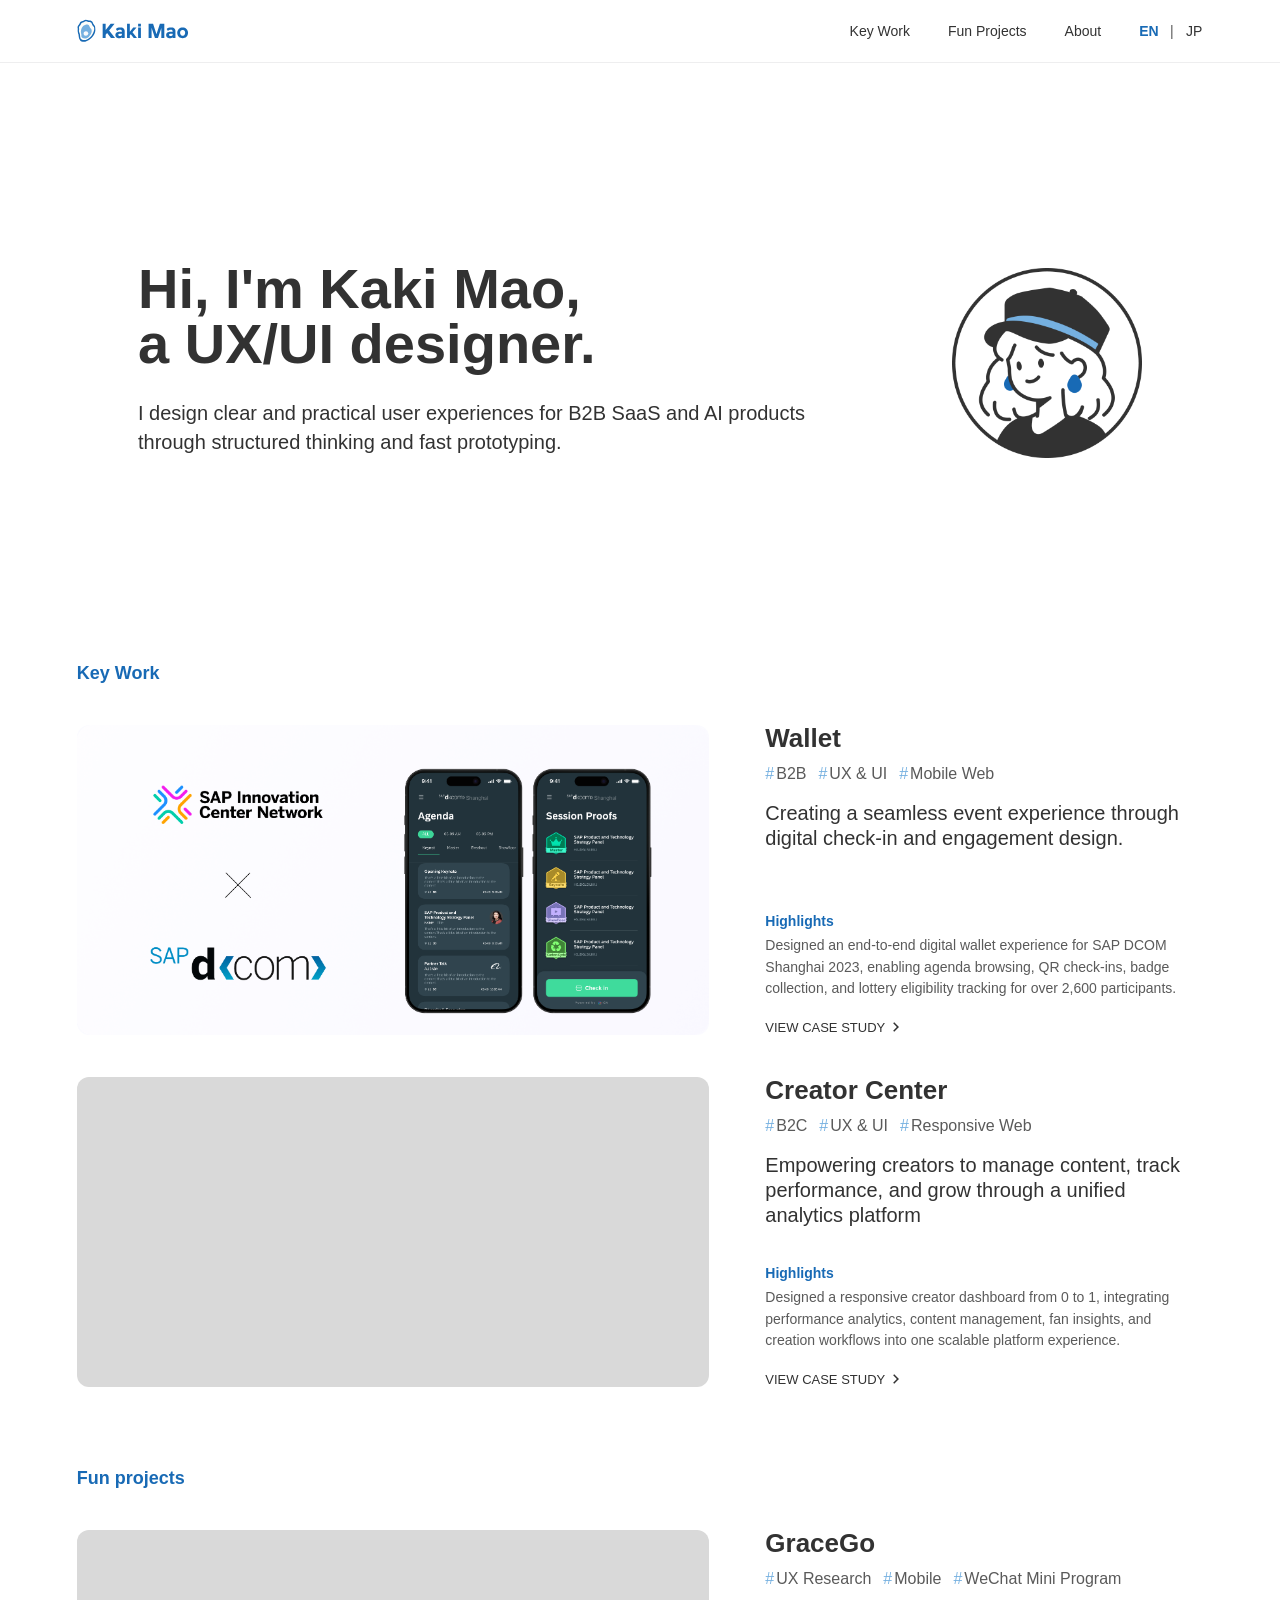
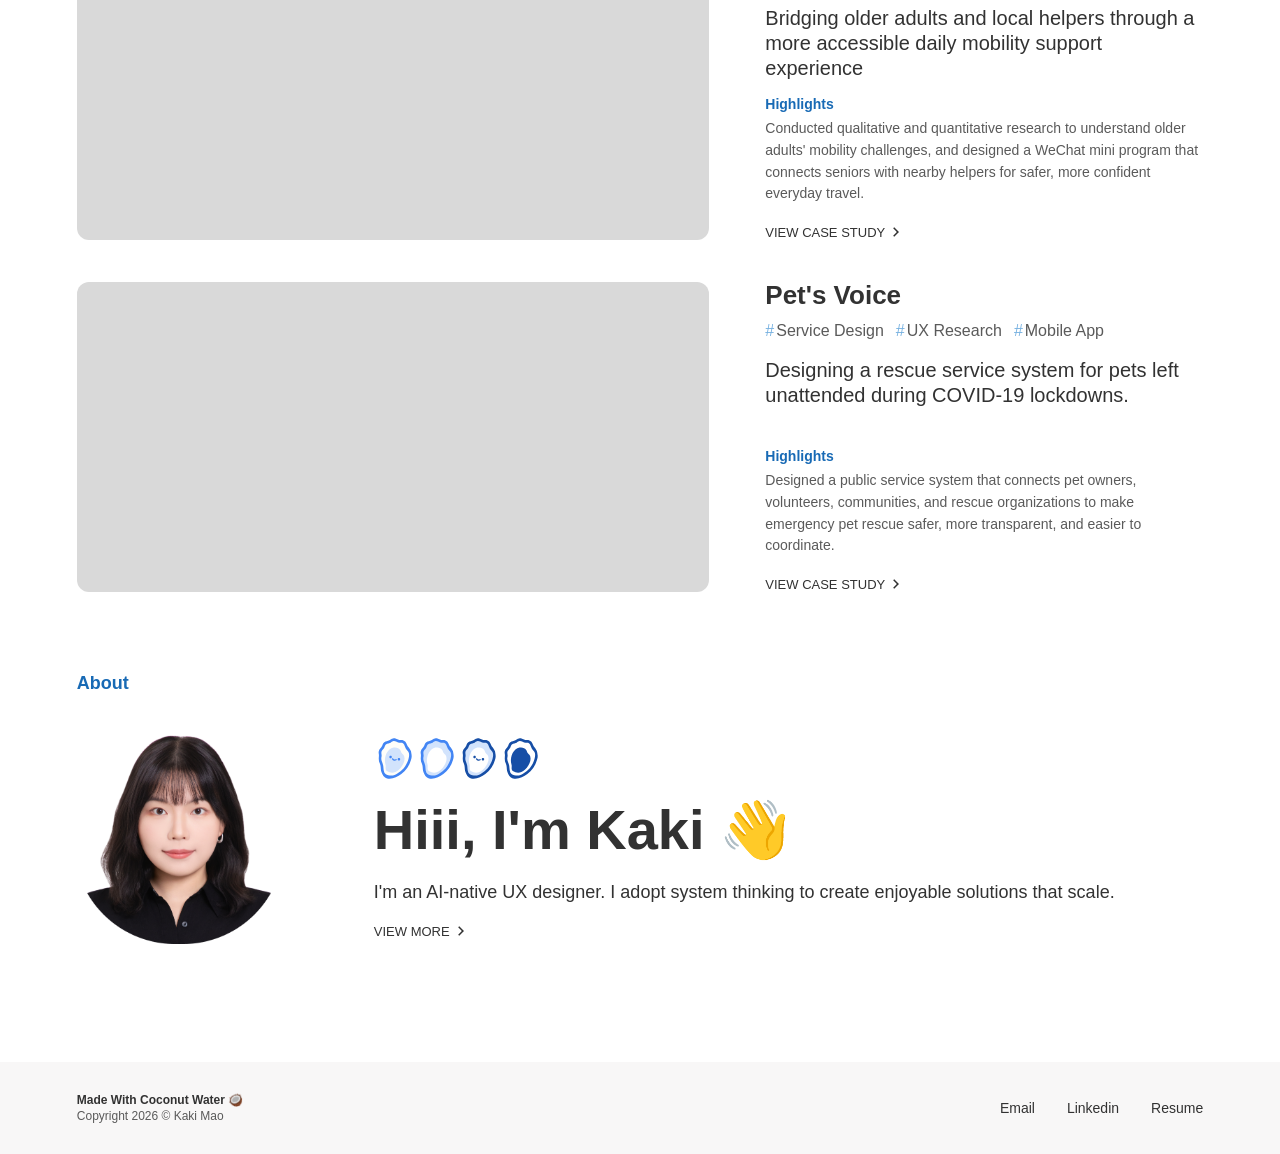
<file: index.html>
<!DOCTYPE html>
<html lang="en">
  <head>
    <meta charset="UTF-8" />
    <meta name="viewport" content="width=device-width, initial-scale=1.0" />
    <title>Kaki Mao | UX/UI Designer</title>
    <link rel="icon" href="assets/favicon.svg" type="image/svg+xml" />
    <link rel="stylesheet" href="styles.css" />
  </head>
  <body>
    <header class="site-header">
      <div class="site-header-inner">
        <a class="brand" href="#top" aria-label="Kaki Mao home">
          <img class="brand-lockup" src="assets/brand.svg" alt="Kaki Mao" />
        </a>
        <nav class="site-nav" aria-label="Primary navigation">
          <a href="#key-work">Key Work</a>
          <a href="#fun-projects">Fun Projects</a>
          <a href="about-me.html">About</a>
          <span class="language-switch" aria-label="Language switcher">
            <button type="button" data-lang-switch="en">EN</button>
            <span>|</span>
            <button type="button" data-lang-switch="jp">JP</button>
          </span>
        </nav>
      </div>
    </header>

    <main id="top">
      <section class="hero section-shell">
        <div class="hero-copy">
          <h1>Hi, I'm Kaki Mao,<br />a UX/UI designer.</h1>
          <p>
            I design clear and practical user experiences for B2B SaaS and AI
            products through structured thinking and fast prototyping.
          </p>
        </div>
        <img
          class="hero-avatar"
          src="assets/hero-avatar.png"
          alt="Illustration portrait of Kaki Mao"
        />
      </section>

      <section id="key-work" class="work-section section-shell">
        <h2>Key Work</h2>
        <article class="project-row">
          <div class="project-media project-media-image">
            <img
              src="assets/wallet-preview.png"
              alt="SAP Innovation Center Network wallet mobile screens"
            />
          </div>
          <div class="project-content">
            <h3>Wallet</h3>
            <ul class="tags" aria-label="Wallet project tags">
              <li>B2B</li>
              <li>UX &amp; UI</li>
              <li>Mobile Web</li>
            </ul>
            <p class="project-summary">
              Creating a seamless event experience through digital check-in and
              engagement design.
            </p>
            <h4>Highlights</h4>
            <p>
              Designed an end-to-end digital wallet experience for SAP DCOM
              Shanghai 2023, enabling agenda browsing, QR check-ins, badge
              collection, and lottery eligibility tracking for over 2,600
              participants.
            </p>
            <a class="text-link" href="wallet.html" aria-label="View Wallet case study">
              View Case Study
              <svg class="text-link-arrow" viewBox="0 0 20 20" aria-hidden="true">
                <path d="M10.9778 10.0006L6.85303 5.87577L8.03154 4.69727L13.3348 10.0006L8.03154 15.3038L6.85303 14.1253L10.9778 10.0006Z" />
                <rect x="11" y="9.09998" width="1" height="1.8" />
              </svg>
            </a>
          </div>
        </article>

        <article class="project-row">
          <div class="project-media placeholder" aria-label="Creator Center project image placeholder"></div>
          <div class="project-content">
            <h3>Creator Center</h3>
            <ul class="tags" aria-label="Creator Center project tags">
              <li>B2C</li>
              <li>UX &amp; UI</li>
              <li>Responsive Web</li>
            </ul>
            <p class="project-summary">
              Empowering creators to manage content, track performance, and grow
              through a unified analytics platform
            </p>
            <h4>Highlights</h4>
            <p>
              Designed a responsive creator dashboard from 0 to 1, integrating
              performance analytics, content management, fan insights, and
              creation workflows into one scalable platform experience.
            </p>
            <a class="text-link" href="creator-center.html" aria-label="View Creator Center case study">
              View Case Study
              <svg class="text-link-arrow" viewBox="0 0 20 20" aria-hidden="true">
                <path d="M10.9778 10.0006L6.85303 5.87577L8.03154 4.69727L13.3348 10.0006L8.03154 15.3038L6.85303 14.1253L10.9778 10.0006Z" />
                <rect x="11" y="9.09998" width="1" height="1.8" />
              </svg>
            </a>
          </div>
        </article>
      </section>

      <section id="fun-projects" class="work-section section-shell">
        <h2>Fun projects</h2>
        <article class="project-row">
          <div class="project-media placeholder" aria-label="GraceGo project image placeholder"></div>
          <div class="project-content">
            <h3>GraceGo</h3>
            <ul class="tags" aria-label="GraceGo project tags">
              <li>UX Research</li>
              <li>Mobile</li>
              <li>WeChat Mini Program</li>
            </ul>
            <p class="project-summary">
              Bridging older adults and local helpers through a more accessible
              daily mobility support experience
            </p>
            <h4>Highlights</h4>
            <p>
              Conducted qualitative and quantitative research to understand older
              adults' mobility challenges, and designed a WeChat mini program
              that connects seniors with nearby helpers for safer, more confident
              everyday travel.
            </p>
            <a class="text-link" href="gracego.html" aria-label="View GraceGo case study">
              View Case Study
              <svg class="text-link-arrow" viewBox="0 0 20 20" aria-hidden="true">
                <path d="M10.9778 10.0006L6.85303 5.87577L8.03154 4.69727L13.3348 10.0006L8.03154 15.3038L6.85303 14.1253L10.9778 10.0006Z" />
                <rect x="11" y="9.09998" width="1" height="1.8" />
              </svg>
            </a>
          </div>
        </article>

        <article class="project-row">
          <div class="project-media placeholder" aria-label="Pet's Voice project image placeholder"></div>
          <div class="project-content">
            <h3>Pet's Voice</h3>
            <ul class="tags" aria-label="Pet's Voice project tags">
              <li>Service Design</li>
              <li>UX Research</li>
              <li>Mobile App</li>
            </ul>
            <p class="project-summary">
              Designing a rescue service system for pets left unattended during
              COVID-19 lockdowns.
            </p>
            <h4>Highlights</h4>
            <p>
              Designed a public service system that connects pet owners,
              volunteers, communities, and rescue organizations to make
              emergency pet rescue safer, more transparent, and easier to
              coordinate.
            </p>
            <a class="text-link" href="pet-voice.html" aria-label="View Pet's Voice case study">
              View Case Study
              <svg class="text-link-arrow" viewBox="0 0 20 20" aria-hidden="true">
                <path d="M10.9778 10.0006L6.85303 5.87577L8.03154 4.69727L13.3348 10.0006L8.03154 15.3038L6.85303 14.1253L10.9778 10.0006Z" />
                <rect x="11" y="9.09998" width="1" height="1.8" />
              </svg>
            </a>
          </div>
        </article>
      </section>

      <section id="about" class="about section-shell">
        <h2>About</h2>
        <div class="about-panel">
          <img
            class="about-portrait"
            src="assets/about-portrait.png"
            alt="Portrait of Kaki Mao"
          />
          <div class="about-copy">
            <div class="mood-row" aria-hidden="true">
              <img src="assets/about-icon-01.svg" alt="" />
              <img src="assets/about-icon-02.svg" alt="" />
              <img src="assets/about-icon-03.svg" alt="" />
              <img src="assets/about-icon-04.svg" alt="" />
            </div>
            <h2>Hiii, I'm Kaki <span class="wave">👋</span></h2>
            <p>
              I'm an AI-native UX designer. I adopt system thinking to create
              enjoyable solutions that scale.
            </p>
            <a class="text-link" href="about-me.html" aria-label="Read more about Kaki Mao">
              View More
              <svg class="text-link-arrow" viewBox="0 0 20 20" aria-hidden="true">
                <path d="M10.9778 10.0006L6.85303 5.87577L8.03154 4.69727L13.3348 10.0006L8.03154 15.3038L6.85303 14.1253L10.9778 10.0006Z" />
                <rect x="11" y="9.09998" width="1" height="1.8" />
              </svg>
            </a>
          </div>
        </div>
      </section>
    </main>

    <footer class="site-footer">
      <div class="site-footer-inner">
        <div>
          <strong>Made With Coconut Water 🥥</strong>
          <p>Copyright 2026 © Kaki Mao</p>
        </div>
        <nav aria-label="Footer navigation">
          <a href="mailto:hello@example.com">Email</a>
          <a
            href="https://www.linkedin.com/in/kaki-mao-4b3a87282/"
            target="_blank"
            rel="noreferrer"
          >
            Linkedin
          </a>
          <a href="#">Resume</a>
        </nav>
      </div>
    </footer>

    <script src="script.js"></script>
  </body>
</html>
</file>
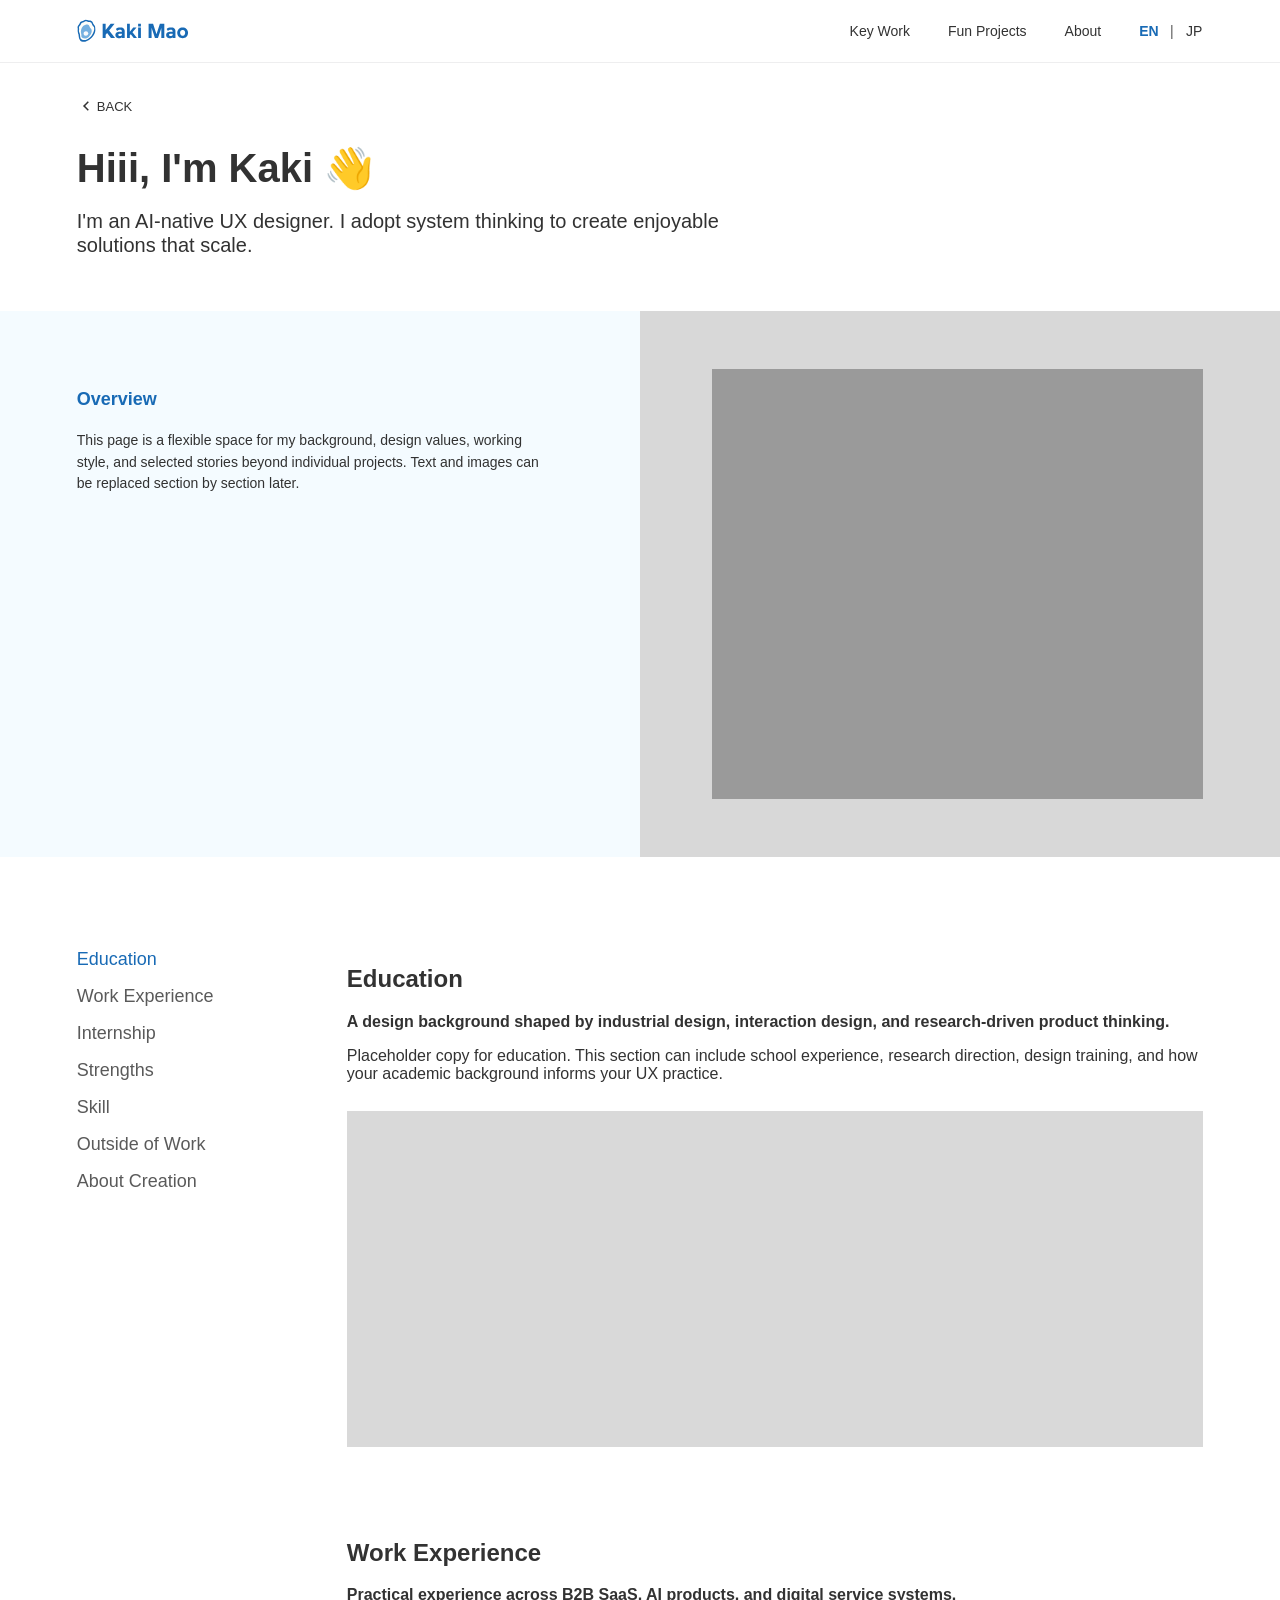
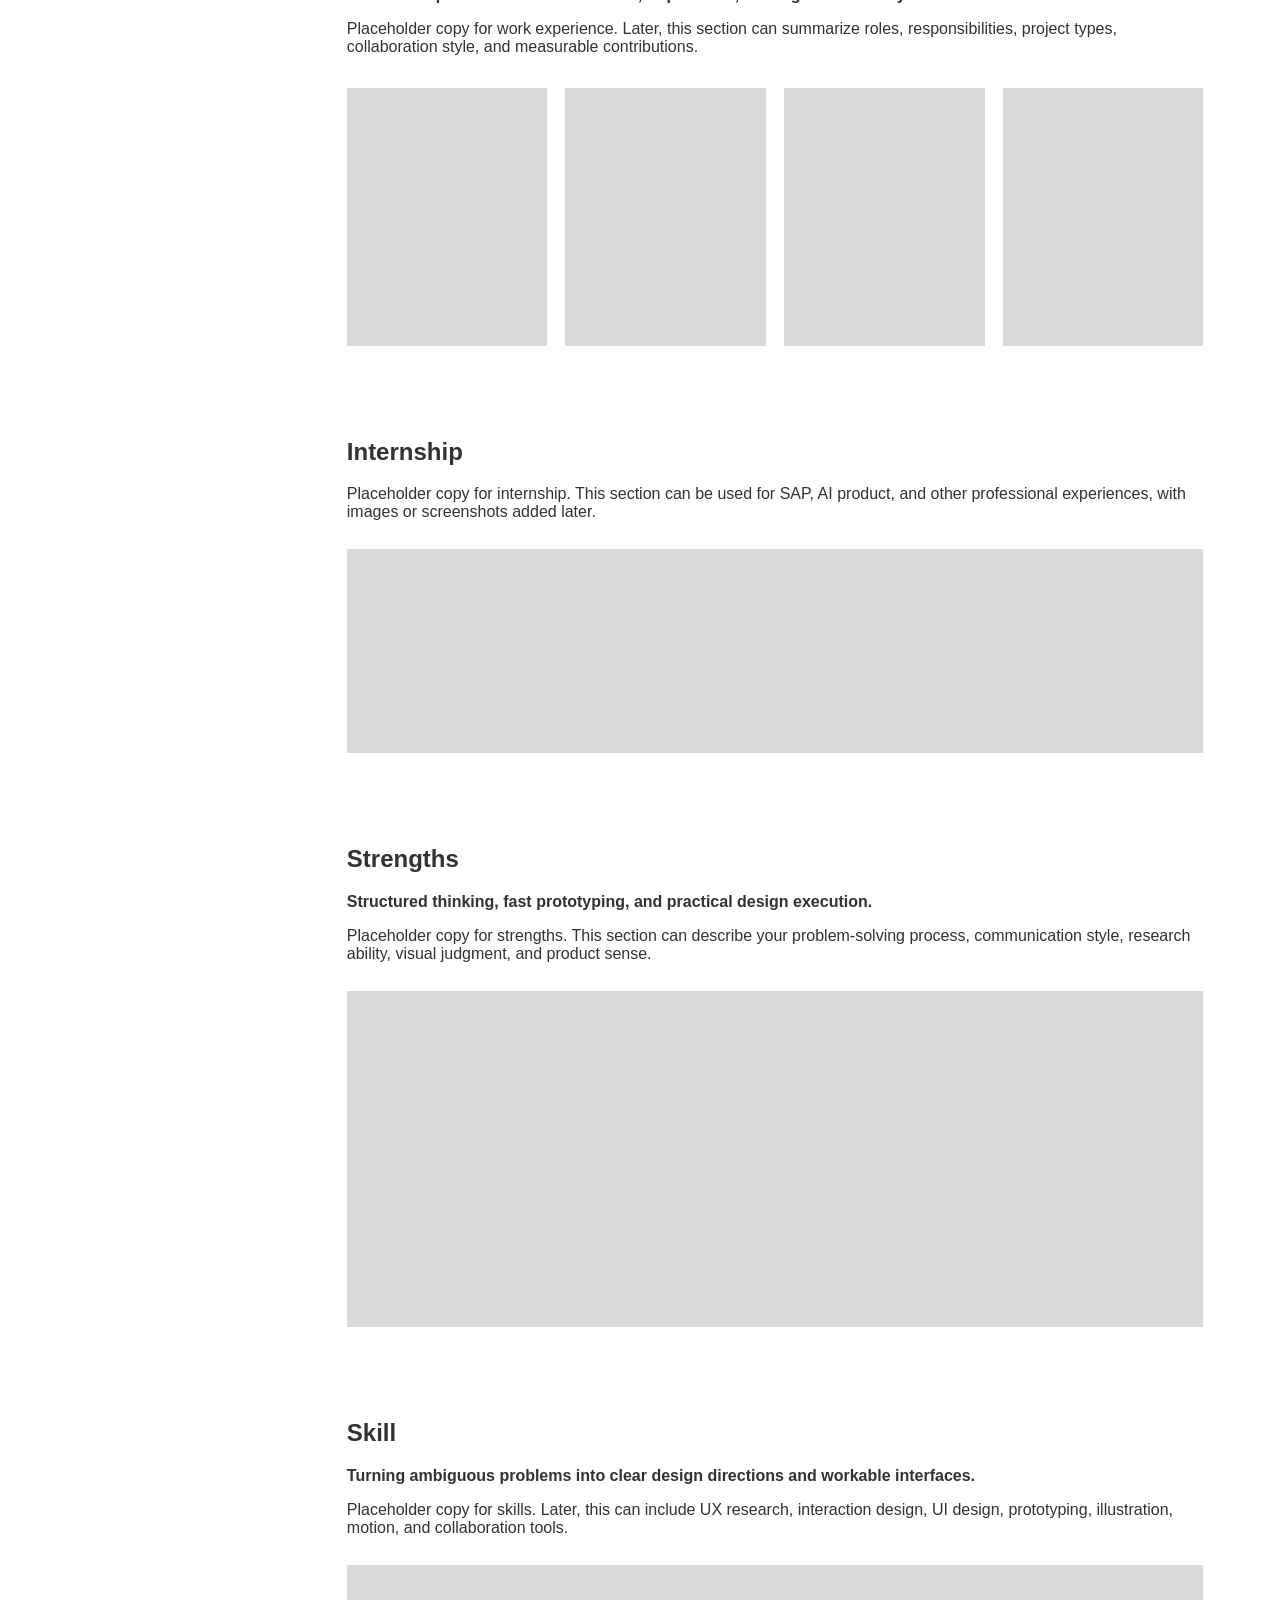
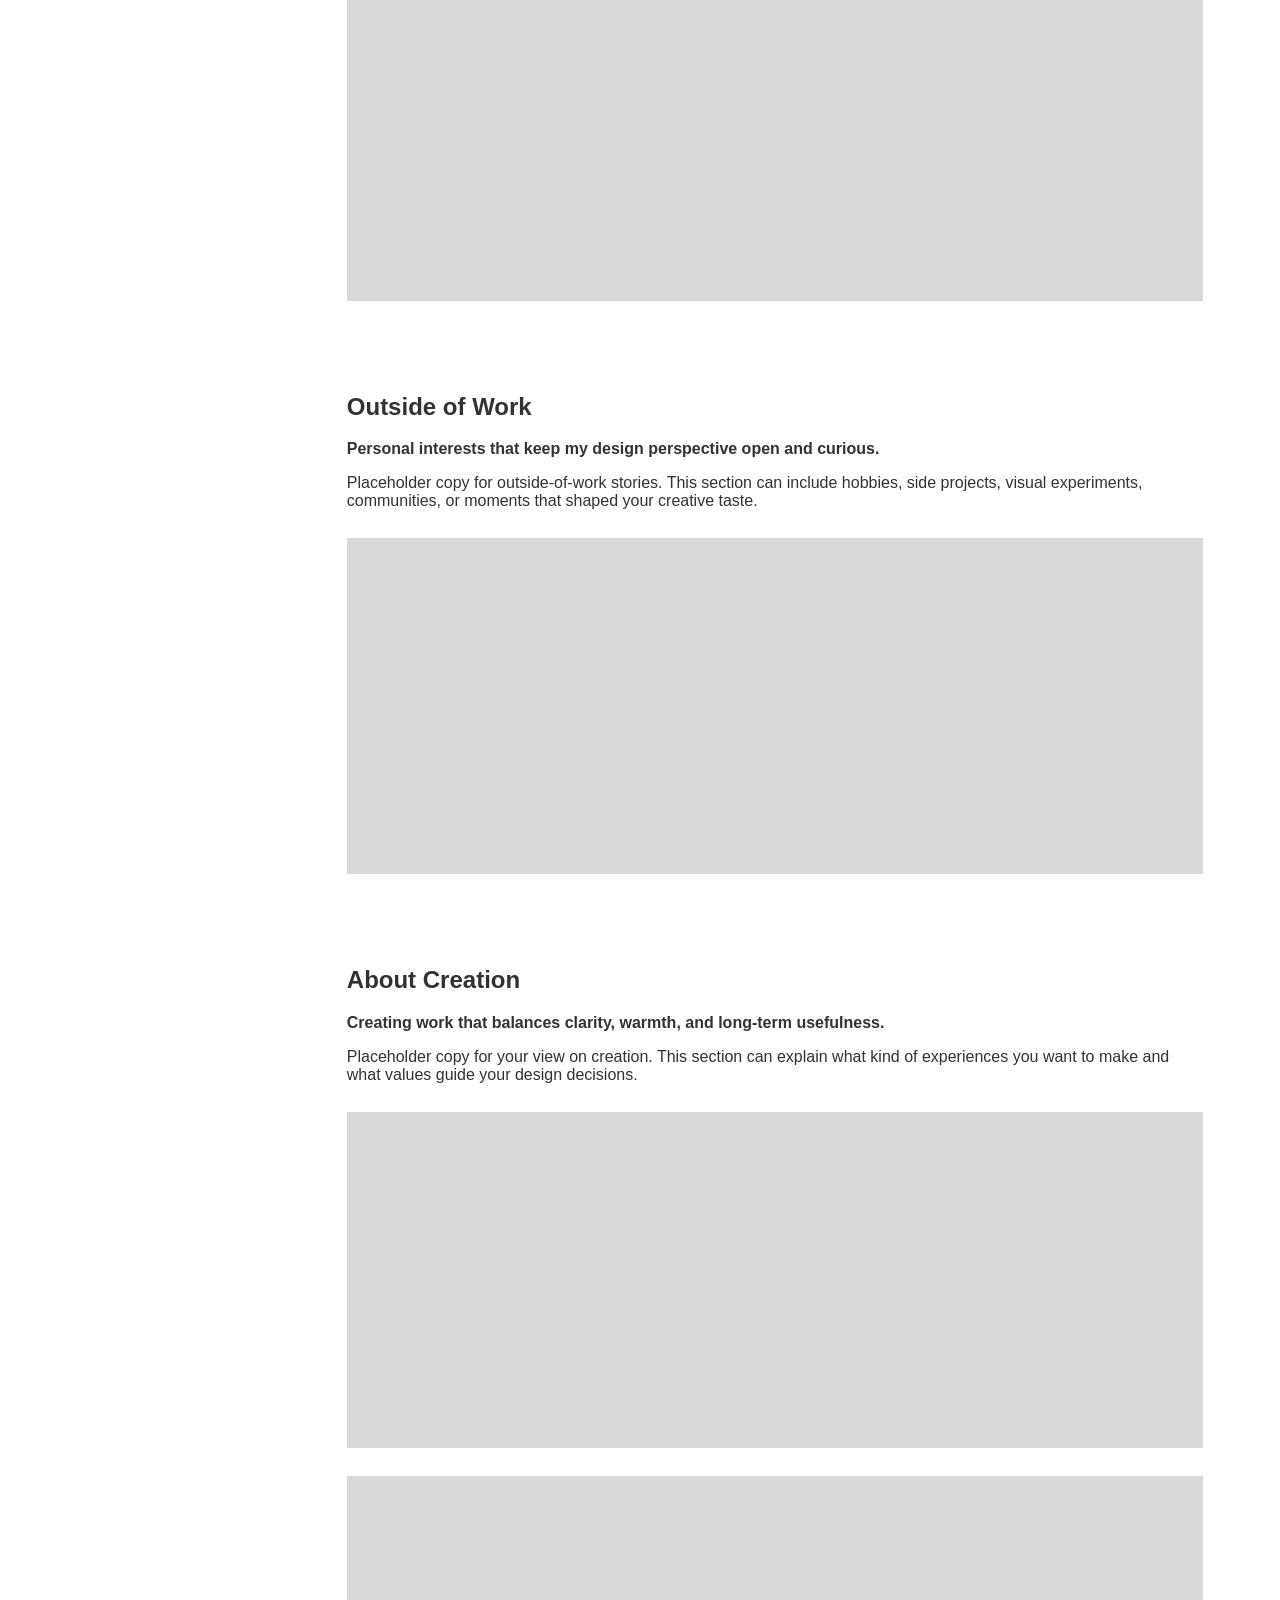
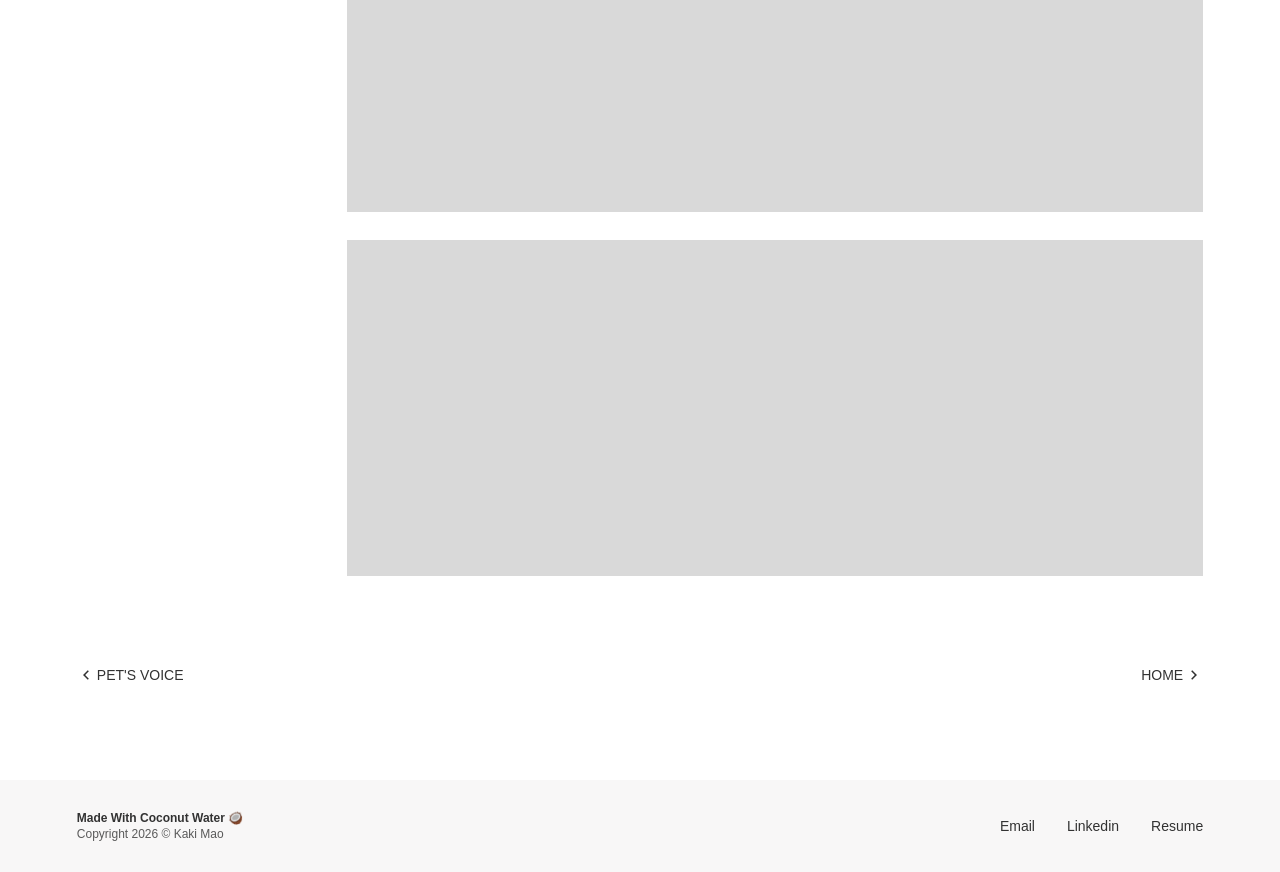
<file: about-me.html>
<!DOCTYPE html>
<html lang="en">
  <head>
    <meta charset="UTF-8" />
    <meta name="viewport" content="width=device-width, initial-scale=1.0" />
    <title>About Me | Kaki Mao</title>
    <link rel="icon" href="assets/favicon.svg" type="image/svg+xml" />
    <link rel="stylesheet" href="styles.css" />
  </head>
  <body>
    <header class="site-header">
      <div class="site-header-inner">
        <a class="brand" href="index.html" aria-label="Kaki Mao home">
          <img class="brand-lockup" src="assets/brand.svg" alt="Kaki Mao" />
        </a>
        <nav class="site-nav" aria-label="Primary navigation">
          <a href="index.html#key-work">Key Work</a>
          <a href="index.html#fun-projects">Fun Projects</a>
          <a href="about-me.html">About</a>
          <span class="language-switch" aria-label="Language switcher">
            <button type="button" data-lang-switch="en">EN</button>
            <span>|</span>
            <button type="button" data-lang-switch="jp">JP</button>
          </span>
        </nav>
      </div>
    </header>

    <main class="case-page about-case-page">
      <section class="case-hero">
        <a class="back-link" href="index.html#about" aria-label="Back to about">
          <svg class="back-link-arrow" viewBox="0 0 20 20" aria-hidden="true">
            <path d="M10.9778 10.0006L6.85303 5.87577L8.03154 4.69727L13.3348 10.0006L8.03154 15.3038L6.85303 14.1253L10.9778 10.0006Z" />
            <rect x="11" y="9.09998" width="1" height="1.8" />
          </svg>
          Back
        </a>
        <h1>Hiii, I'm Kaki 👋</h1>
        <p>
          I'm an AI-native UX designer. I adopt system thinking to create
          enjoyable solutions that scale.
        </p>
      </section>

      <section class="case-overview about-case-overview">
        <div class="case-overview-copy">
          <h2>Overview</h2>
          <p>
            This page is a flexible space for my background, design values,
            working style, and selected stories beyond individual projects.
            Text and images can be replaced section by section later.
          </p>
        </div>
        <div class="case-cover placeholder" aria-label="About Me cover placeholder"></div>
      </section>

      <div class="case-body">
        <aside class="case-sidebar" aria-label="About Me sections">
          <a href="#education">Education</a>
          <a href="#work-experience">Work Experience</a>
          <a href="#internship">Internship</a>
          <a href="#strengths">Strengths</a>
          <a href="#skill">Skill</a>
          <a href="#outside-of-work">Outside of Work</a>
          <a href="#about-creation">About Creation</a>
        </aside>

        <article class="case-content">
          <section id="education" class="case-section">
            <h2>Education</h2>
            <p class="section-lead">
              A design background shaped by industrial design, interaction
              design, and research-driven product thinking.
            </p>
            <p>
              Placeholder copy for education. This section can include school
              experience, research direction, design training, and how your
              academic background informs your UX practice.
            </p>
            <div class="wide-placeholder placeholder"></div>
          </section>

          <section id="work-experience" class="case-section">
            <h2>Work Experience</h2>
            <p class="section-lead">
              Practical experience across B2B SaaS, AI products, and digital
              service systems.
            </p>
            <p>
              Placeholder copy for work experience. Later, this section can
              summarize roles, responsibilities, project types, collaboration
              style, and measurable contributions.
            </p>
            <div class="process-steps">
              <div class="step-placeholder placeholder"></div>
              <div class="step-placeholder placeholder"></div>
              <div class="step-placeholder placeholder"></div>
              <div class="step-placeholder placeholder"></div>
            </div>
          </section>

          <section id="internship" class="case-section">
            <h2>Internship</h2>
            <p>
              Placeholder copy for internship. This section can be used for SAP,
              AI product, and other professional experiences, with images or
              screenshots added later.
            </p>
            <div class="metric-placeholder placeholder"></div>
          </section>

          <section id="strengths" class="case-section">
            <h2>Strengths</h2>
            <p class="section-lead">
              Structured thinking, fast prototyping, and practical design
              execution.
            </p>
            <p>
              Placeholder copy for strengths. This section can describe your
              problem-solving process, communication style, research ability,
              visual judgment, and product sense.
            </p>
            <div class="wide-placeholder placeholder"></div>
          </section>

          <section id="skill" class="case-section">
            <h2>Skill</h2>
            <p class="section-lead">
              Turning ambiguous problems into clear design directions and
              workable interfaces.
            </p>
            <p>
              Placeholder copy for skills. Later, this can include UX research,
              interaction design, UI design, prototyping, illustration, motion,
              and collaboration tools.
            </p>
            <div class="wide-placeholder placeholder"></div>
          </section>

          <section id="outside-of-work" class="case-section">
            <h2>Outside of Work</h2>
            <p class="section-lead">
              Personal interests that keep my design perspective open and
              curious.
            </p>
            <p>
              Placeholder copy for outside-of-work stories. This section can
              include hobbies, side projects, visual experiments, communities,
              or moments that shaped your creative taste.
            </p>
            <div class="wide-placeholder placeholder"></div>
          </section>

          <section id="about-creation" class="case-section">
            <h2>About Creation</h2>
            <p class="section-lead">
              Creating work that balances clarity, warmth, and long-term
              usefulness.
            </p>
            <p>
              Placeholder copy for your view on creation. This section can
              explain what kind of experiences you want to make and what values
              guide your design decisions.
            </p>
            <div class="wide-placeholder placeholder"></div>
            <div class="wide-placeholder placeholder"></div>
            <div class="wide-placeholder placeholder"></div>
          </section>
        </article>
      </div>

      <nav class="case-pager" aria-label="About Me navigation">
        <a class="case-pager-link case-pager-prev" href="pet-voice.html">
          <svg class="case-pager-arrow" viewBox="0 0 20 20" aria-hidden="true">
            <path d="M10.9778 10.0006L6.85303 5.87577L8.03154 4.69727L13.3348 10.0006L8.03154 15.3038L6.85303 14.1253L10.9778 10.0006Z" />
            <rect x="11" y="9.09998" width="1" height="1.8" />
          </svg>
          Pet's Voice
        </a>
        <a class="case-pager-link" href="index.html">
          Home
          <svg class="case-pager-arrow" viewBox="0 0 20 20" aria-hidden="true">
            <path d="M10.9778 10.0006L6.85303 5.87577L8.03154 4.69727L13.3348 10.0006L8.03154 15.3038L6.85303 14.1253L10.9778 10.0006Z" />
            <rect x="11" y="9.09998" width="1" height="1.8" />
          </svg>
        </a>
      </nav>
    </main>

    <footer class="site-footer">
      <div class="site-footer-inner">
        <div>
          <strong>Made With Coconut Water 🥥</strong>
          <p>Copyright 2026 © Kaki Mao</p>
        </div>
        <nav aria-label="Footer navigation">
          <a href="mailto:hello@example.com">Email</a>
          <a href="https://www.linkedin.com/in/kaki-mao-4b3a87282/" target="_blank" rel="noreferrer">Linkedin</a>
          <a href="#">Resume</a>
        </nav>
      </div>
    </footer>
    <script src="script.js"></script>
  </body>
</html>
</file>
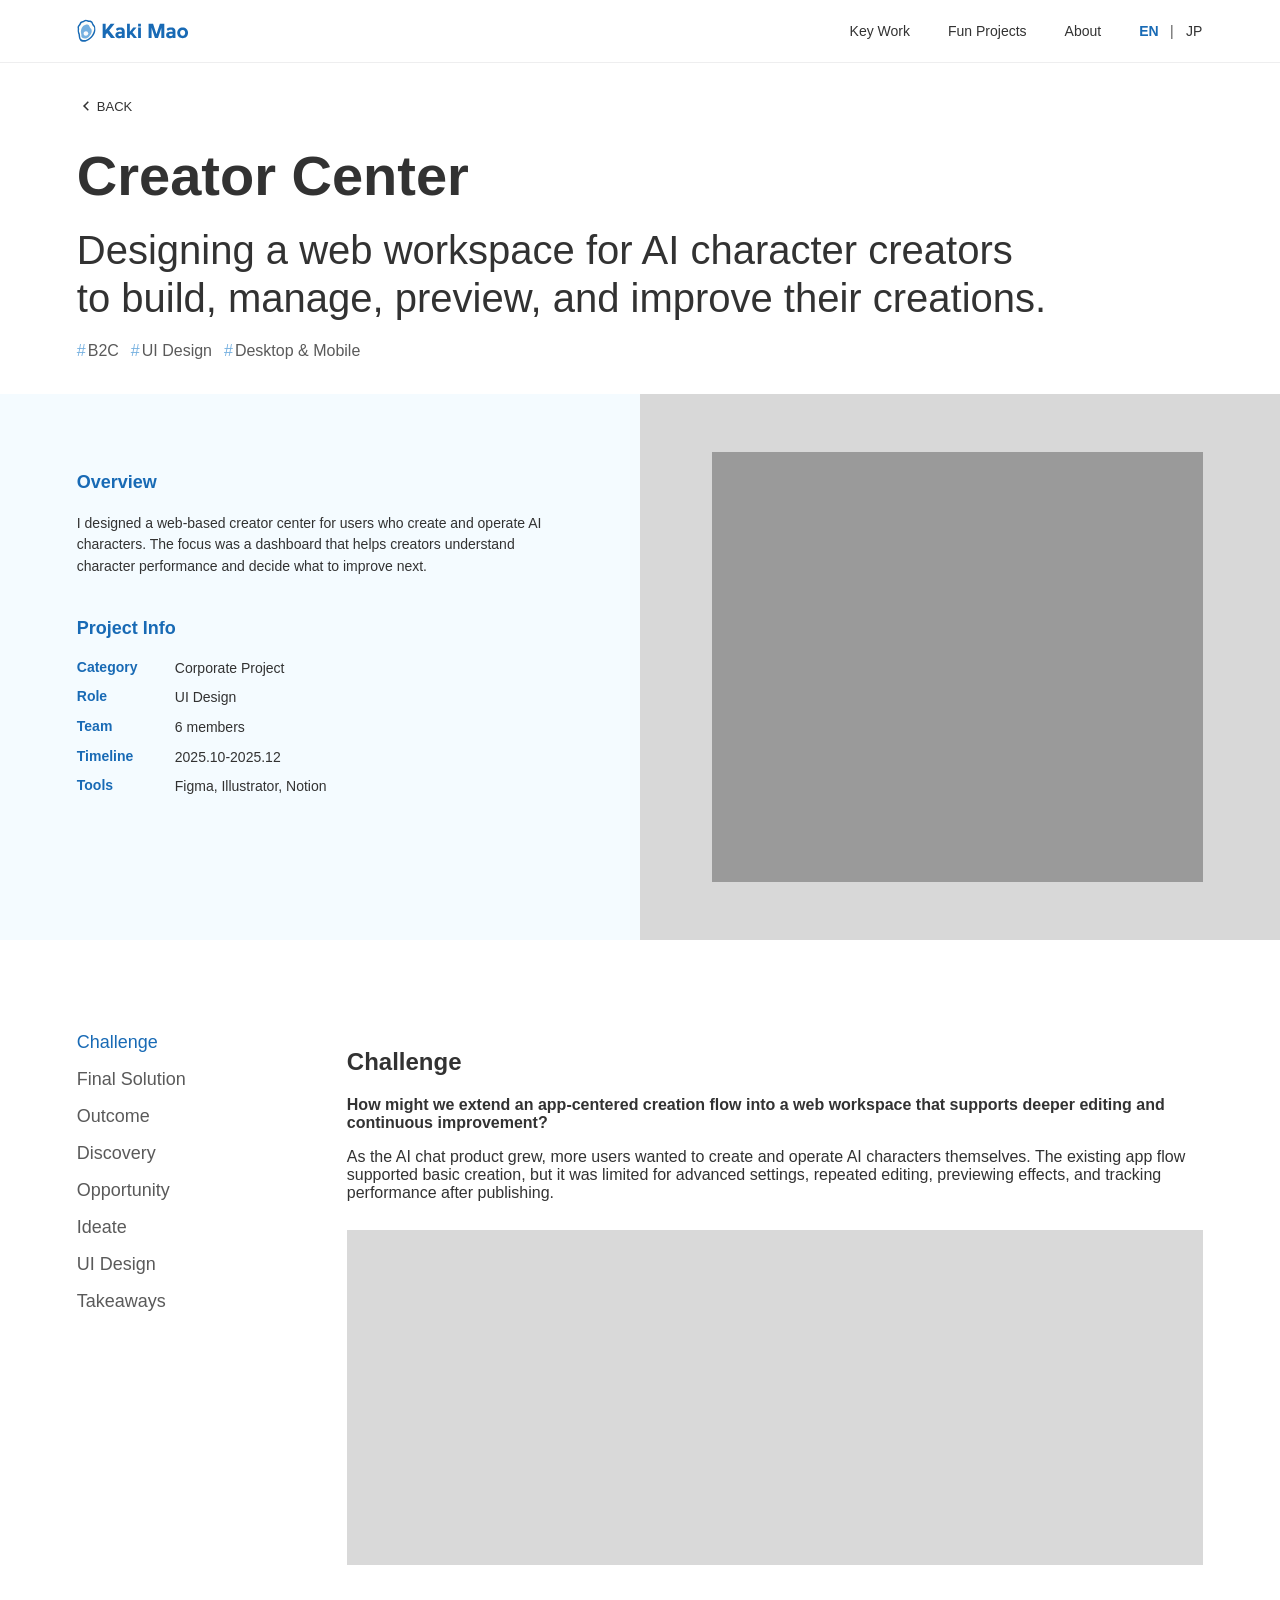
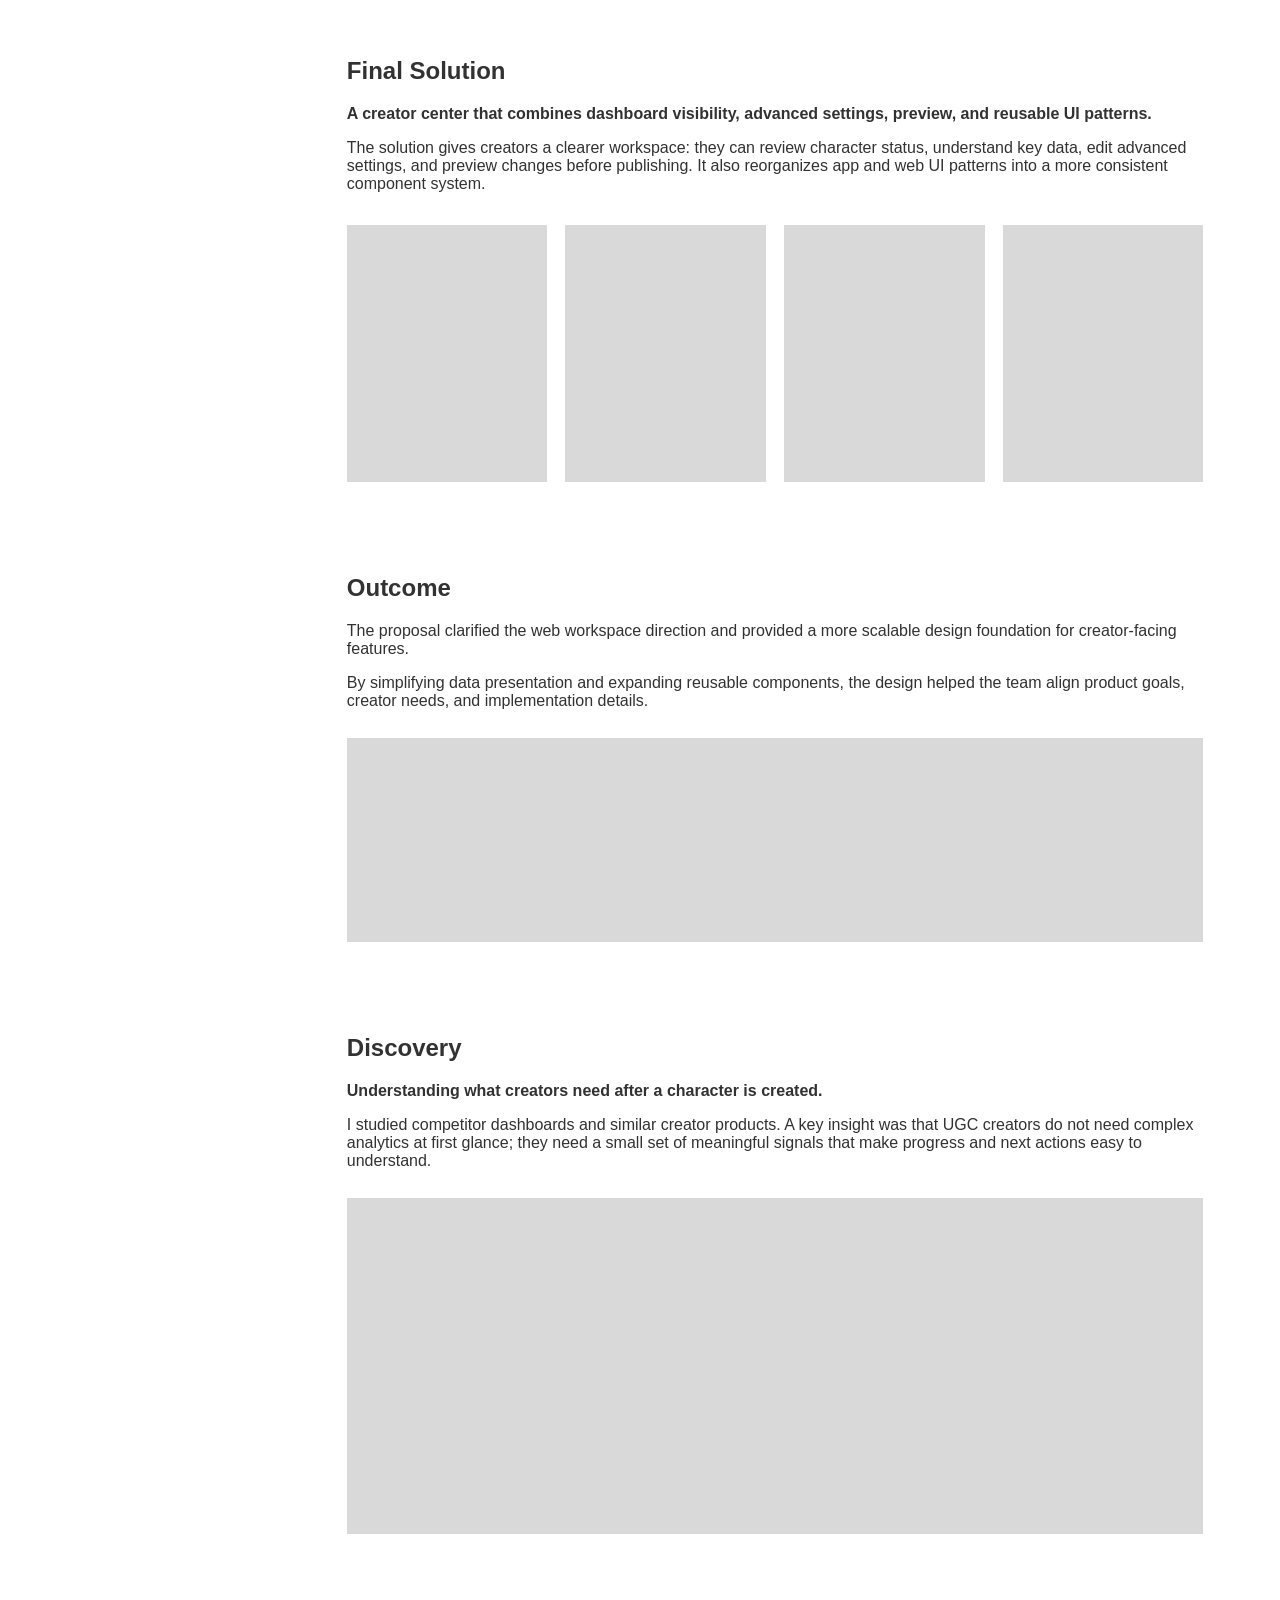
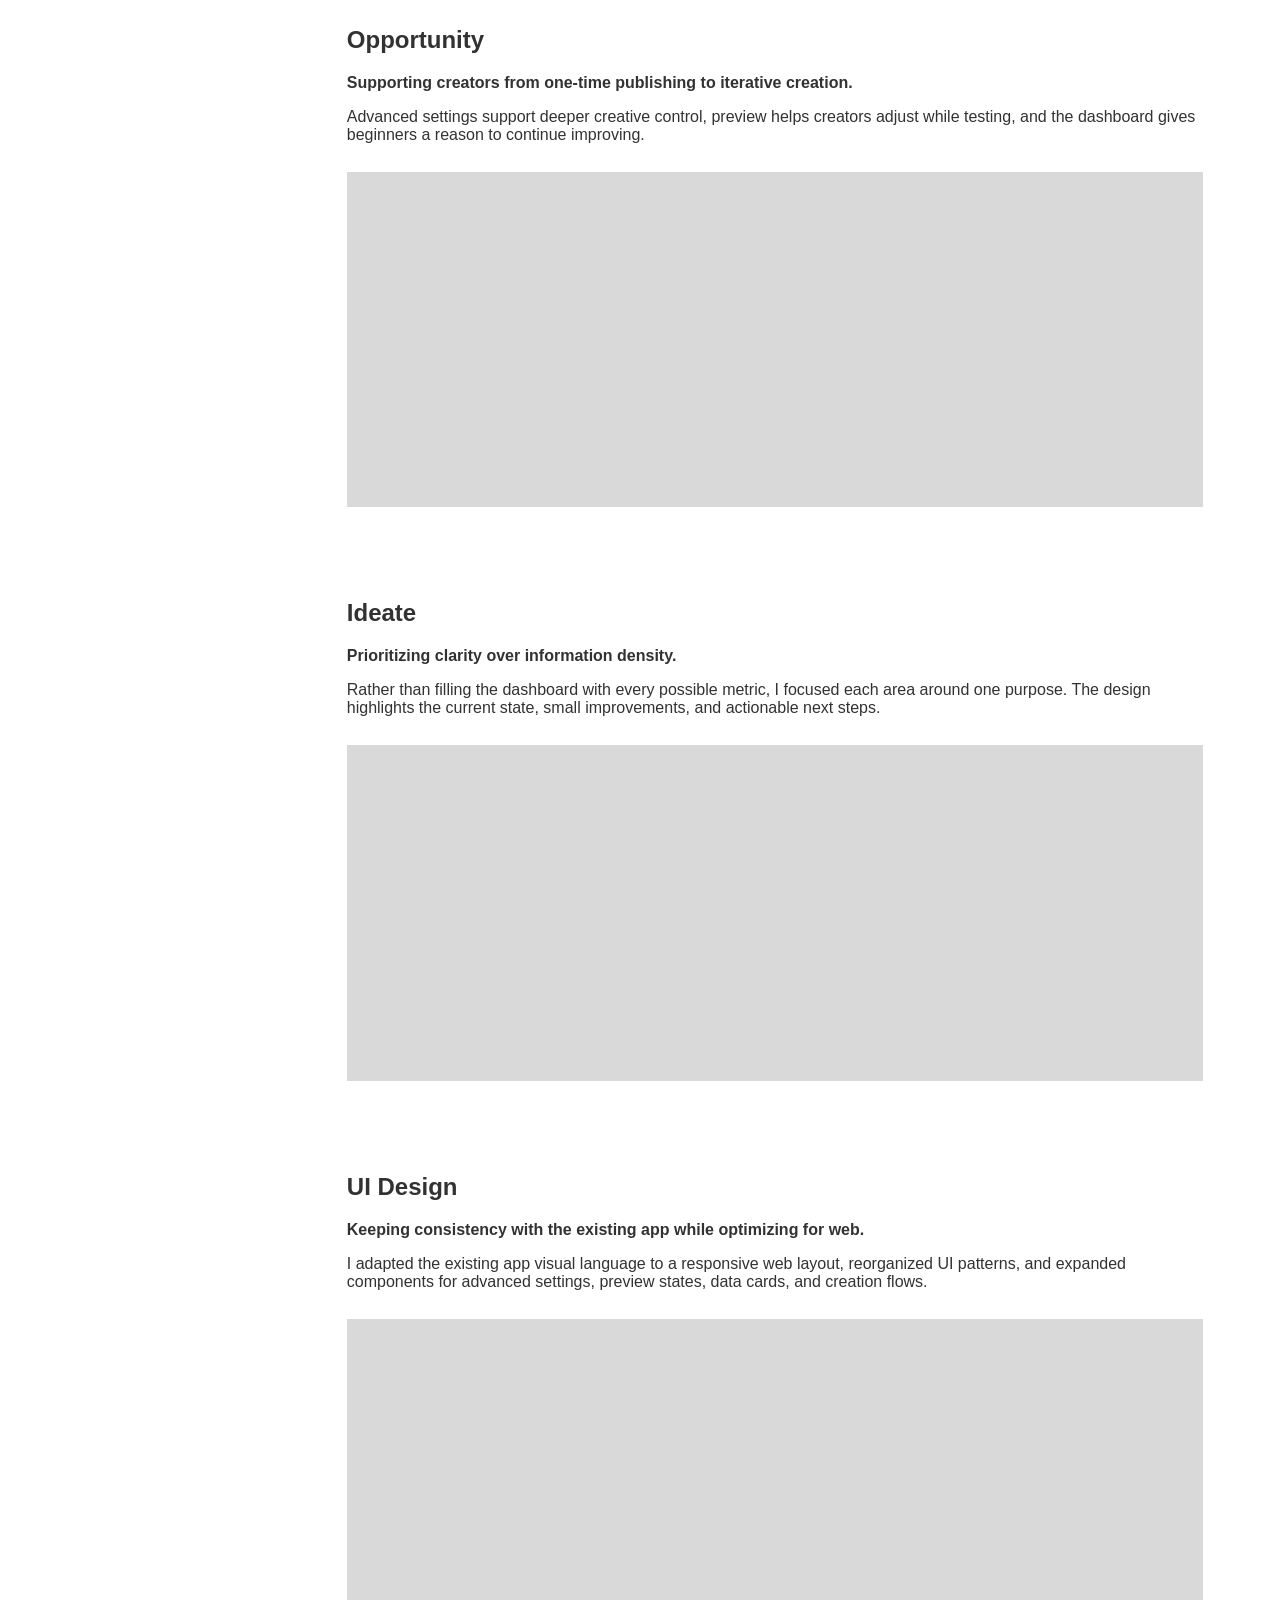
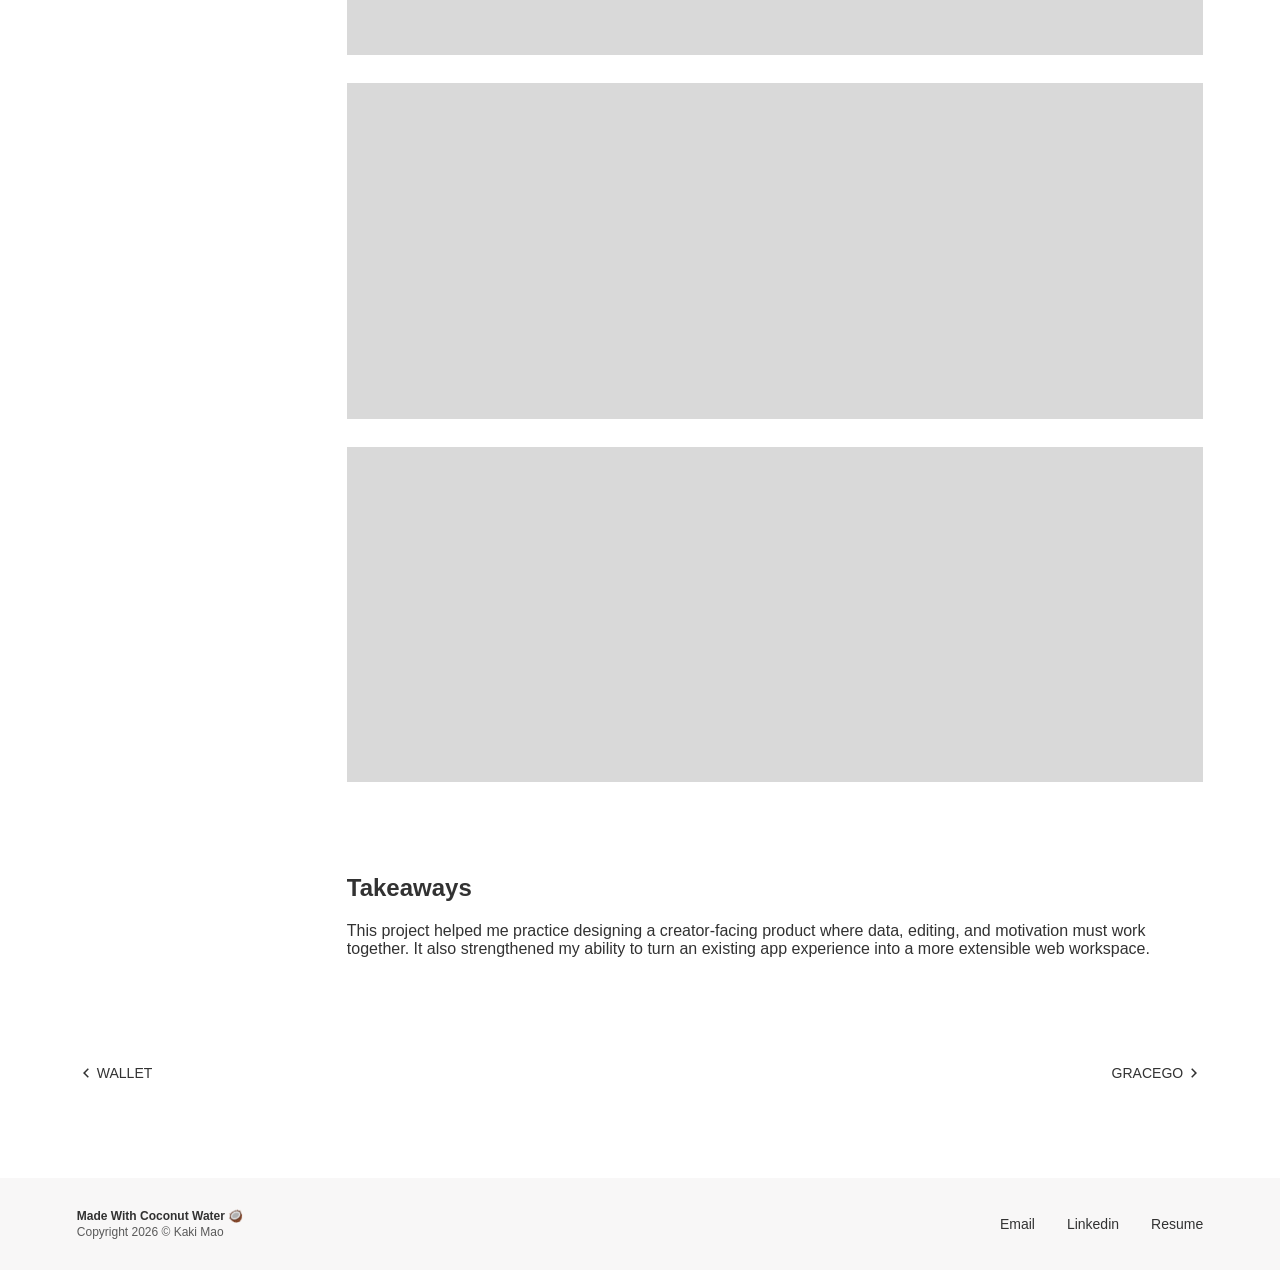
<file: creator-center.html>
<!DOCTYPE html>
<html lang="en">
  <head>
    <meta charset="UTF-8" />
    <meta name="viewport" content="width=device-width, initial-scale=1.0" />
    <title>Creator Center | Kaki Mao</title>
    <link rel="icon" href="assets/favicon.svg" type="image/svg+xml" />
    <link rel="stylesheet" href="styles.css" />
  </head>
  <body>
    <header class="site-header">
      <div class="site-header-inner">
        <a class="brand" href="index.html" aria-label="Kaki Mao home">
          <img class="brand-lockup" src="assets/brand.svg" alt="Kaki Mao" />
        </a>
        <nav class="site-nav" aria-label="Primary navigation">
          <a href="index.html#key-work">Key Work</a>
          <a href="index.html#fun-projects">Fun Projects</a>
          <a href="about-me.html">About</a>
          <span class="language-switch" aria-label="Language switcher">
            <button type="button" data-lang-switch="en">EN</button>
            <span>|</span>
            <button type="button" data-lang-switch="jp">JP</button>
          </span>
        </nav>
      </div>
    </header>

    <main class="case-page">
      <section class="case-hero">
        <a class="back-link" href="index.html#key-work" aria-label="Back to key work">
          <svg class="back-link-arrow" viewBox="0 0 20 20" aria-hidden="true">
            <path d="M10.9778 10.0006L6.85303 5.87577L8.03154 4.69727L13.3348 10.0006L8.03154 15.3038L6.85303 14.1253L10.9778 10.0006Z" />
            <rect x="11" y="9.09998" width="1" height="1.8" />
          </svg>
          Back
        </a>
        <h1>Creator Center</h1>
        <p>
          Designing a web workspace for AI character creators to build, manage,
          preview, and improve their creations.
        </p>
        <ul class="tags case-tags" aria-label="Creator Center project tags">
          <li>B2C</li>
          <li>UI Design</li>
          <li>Desktop &amp; Mobile</li>
        </ul>
      </section>

      <section class="case-overview">
        <div class="case-overview-copy">
          <h2>Overview</h2>
          <p>
            I designed a web-based creator center for users who create and
            operate AI characters. The focus was a dashboard that helps creators
            understand character performance and decide what to improve next.
          </p>

          <h3>Project Info</h3>
          <dl class="case-facts">
            <div><dt>Category</dt><dd>Corporate Project</dd></div>
            <div><dt>Role</dt><dd>UI Design</dd></div>
            <div><dt>Team</dt><dd>6 members</dd></div>
            <div><dt>Timeline</dt><dd>2025.10-2025.12</dd></div>
            <div><dt>Tools</dt><dd>Figma, Illustrator, Notion</dd></div>
          </dl>
        </div>
        <div class="case-cover placeholder" aria-label="Project cover placeholder"></div>
      </section>

      <div class="case-body">
        <aside class="case-sidebar" aria-label="Case study sections">
          <a href="#challenge">Challenge</a>
          <a href="#final-solution">Final Solution</a>
          <a href="#outcome">Outcome</a>
          <a href="#discovery">Discovery</a>
          <a href="#opportunity">Opportunity</a>
          <a href="#ideate">Ideate</a>
          <a href="#ui-design">UI Design</a>
          <a href="#takeaways">Takeaways</a>
        </aside>

        <article class="case-content">
          <section id="challenge" class="case-section">
            <h2>Challenge</h2>
            <p class="section-lead">
              How might we extend an app-centered creation flow into a web
              workspace that supports deeper editing and continuous improvement?
            </p>
            <p>
              As the AI chat product grew, more users wanted to create and
              operate AI characters themselves. The existing app flow supported
              basic creation, but it was limited for advanced settings, repeated
              editing, previewing effects, and tracking performance after
              publishing.
            </p>
            <div class="wide-placeholder placeholder"></div>
          </section>

          <section id="final-solution" class="case-section">
            <h2>Final Solution</h2>
            <p class="section-lead">
              A creator center that combines dashboard visibility, advanced
              settings, preview, and reusable UI patterns.
            </p>
            <p>
              The solution gives creators a clearer workspace: they can review
              character status, understand key data, edit advanced settings, and
              preview changes before publishing. It also reorganizes app and web
              UI patterns into a more consistent component system.
            </p>
            <div class="process-steps">
              <div class="step-placeholder placeholder"></div>
              <div class="step-placeholder placeholder"></div>
              <div class="step-placeholder placeholder"></div>
              <div class="step-placeholder placeholder"></div>
            </div>
          </section>

          <section id="outcome" class="case-section">
            <h2>Outcome</h2>
            <p>
              The proposal clarified the web workspace direction and provided a
              more scalable design foundation for creator-facing features.
            </p>
            <p>
              By simplifying data presentation and expanding reusable components,
              the design helped the team align product goals, creator needs, and
              implementation details.
            </p>
            <div class="metric-placeholder placeholder"></div>
          </section>

          <section id="discovery" class="case-section">
            <h2>Discovery</h2>
            <p class="section-lead">
              Understanding what creators need after a character is created.
            </p>
            <p>
              I studied competitor dashboards and similar creator products. A
              key insight was that UGC creators do not need complex analytics at
              first glance; they need a small set of meaningful signals that
              make progress and next actions easy to understand.
            </p>
            <div class="wide-placeholder placeholder"></div>
          </section>

          <section id="opportunity" class="case-section">
            <h2>Opportunity</h2>
            <p class="section-lead">
              Supporting creators from one-time publishing to iterative creation.
            </p>
            <p>
              Advanced settings support deeper creative control, preview helps
              creators adjust while testing, and the dashboard gives beginners a
              reason to continue improving.
            </p>
            <div class="wide-placeholder placeholder"></div>
          </section>

          <section id="ideate" class="case-section">
            <h2>Ideate</h2>
            <p class="section-lead">
              Prioritizing clarity over information density.
            </p>
            <p>
              Rather than filling the dashboard with every possible metric, I
              focused each area around one purpose. The design highlights the
              current state, small improvements, and actionable next steps.
            </p>
            <div class="wide-placeholder placeholder"></div>
          </section>

          <section id="ui-design" class="case-section">
            <h2>UI Design</h2>
            <p class="section-lead">
              Keeping consistency with the existing app while optimizing for web.
            </p>
            <p>
              I adapted the existing app visual language to a responsive web
              layout, reorganized UI patterns, and expanded components for
              advanced settings, preview states, data cards, and creation flows.
            </p>
            <div class="wide-placeholder placeholder"></div>
            <div class="wide-placeholder placeholder"></div>
            <div class="wide-placeholder placeholder"></div>
          </section>

          <section id="takeaways" class="case-section">
            <h2>Takeaways</h2>
            <p>
              This project helped me practice designing a creator-facing product
              where data, editing, and motivation must work together. It also
              strengthened my ability to turn an existing app experience into a
              more extensible web workspace.
            </p>
          </section>
        </article>
      </div>

      <nav class="case-pager" aria-label="Case study navigation">
        <a class="case-pager-link case-pager-prev" href="wallet.html">
          <svg class="case-pager-arrow" viewBox="0 0 20 20" aria-hidden="true">
            <path d="M10.9778 10.0006L6.85303 5.87577L8.03154 4.69727L13.3348 10.0006L8.03154 15.3038L6.85303 14.1253L10.9778 10.0006Z" />
            <rect x="11" y="9.09998" width="1" height="1.8" />
          </svg>
          Wallet
        </a>
        <a class="case-pager-link" href="gracego.html">
          GraceGo
          <svg class="case-pager-arrow" viewBox="0 0 20 20" aria-hidden="true">
            <path d="M10.9778 10.0006L6.85303 5.87577L8.03154 4.69727L13.3348 10.0006L8.03154 15.3038L6.85303 14.1253L10.9778 10.0006Z" />
            <rect x="11" y="9.09998" width="1" height="1.8" />
          </svg>
        </a>
      </nav>
    </main>

    <footer class="site-footer">
      <div class="site-footer-inner">
        <div>
          <strong>Made With Coconut Water 🥥</strong>
          <p>Copyright 2026 © Kaki Mao</p>
        </div>
        <nav aria-label="Footer navigation">
          <a href="mailto:hello@example.com">Email</a>
          <a href="https://www.linkedin.com/in/kaki-mao-4b3a87282/" target="_blank" rel="noreferrer">Linkedin</a>
          <a href="#">Resume</a>
        </nav>
      </div>
    </footer>
    <script src="script.js"></script>
  </body>
</html>
</file>
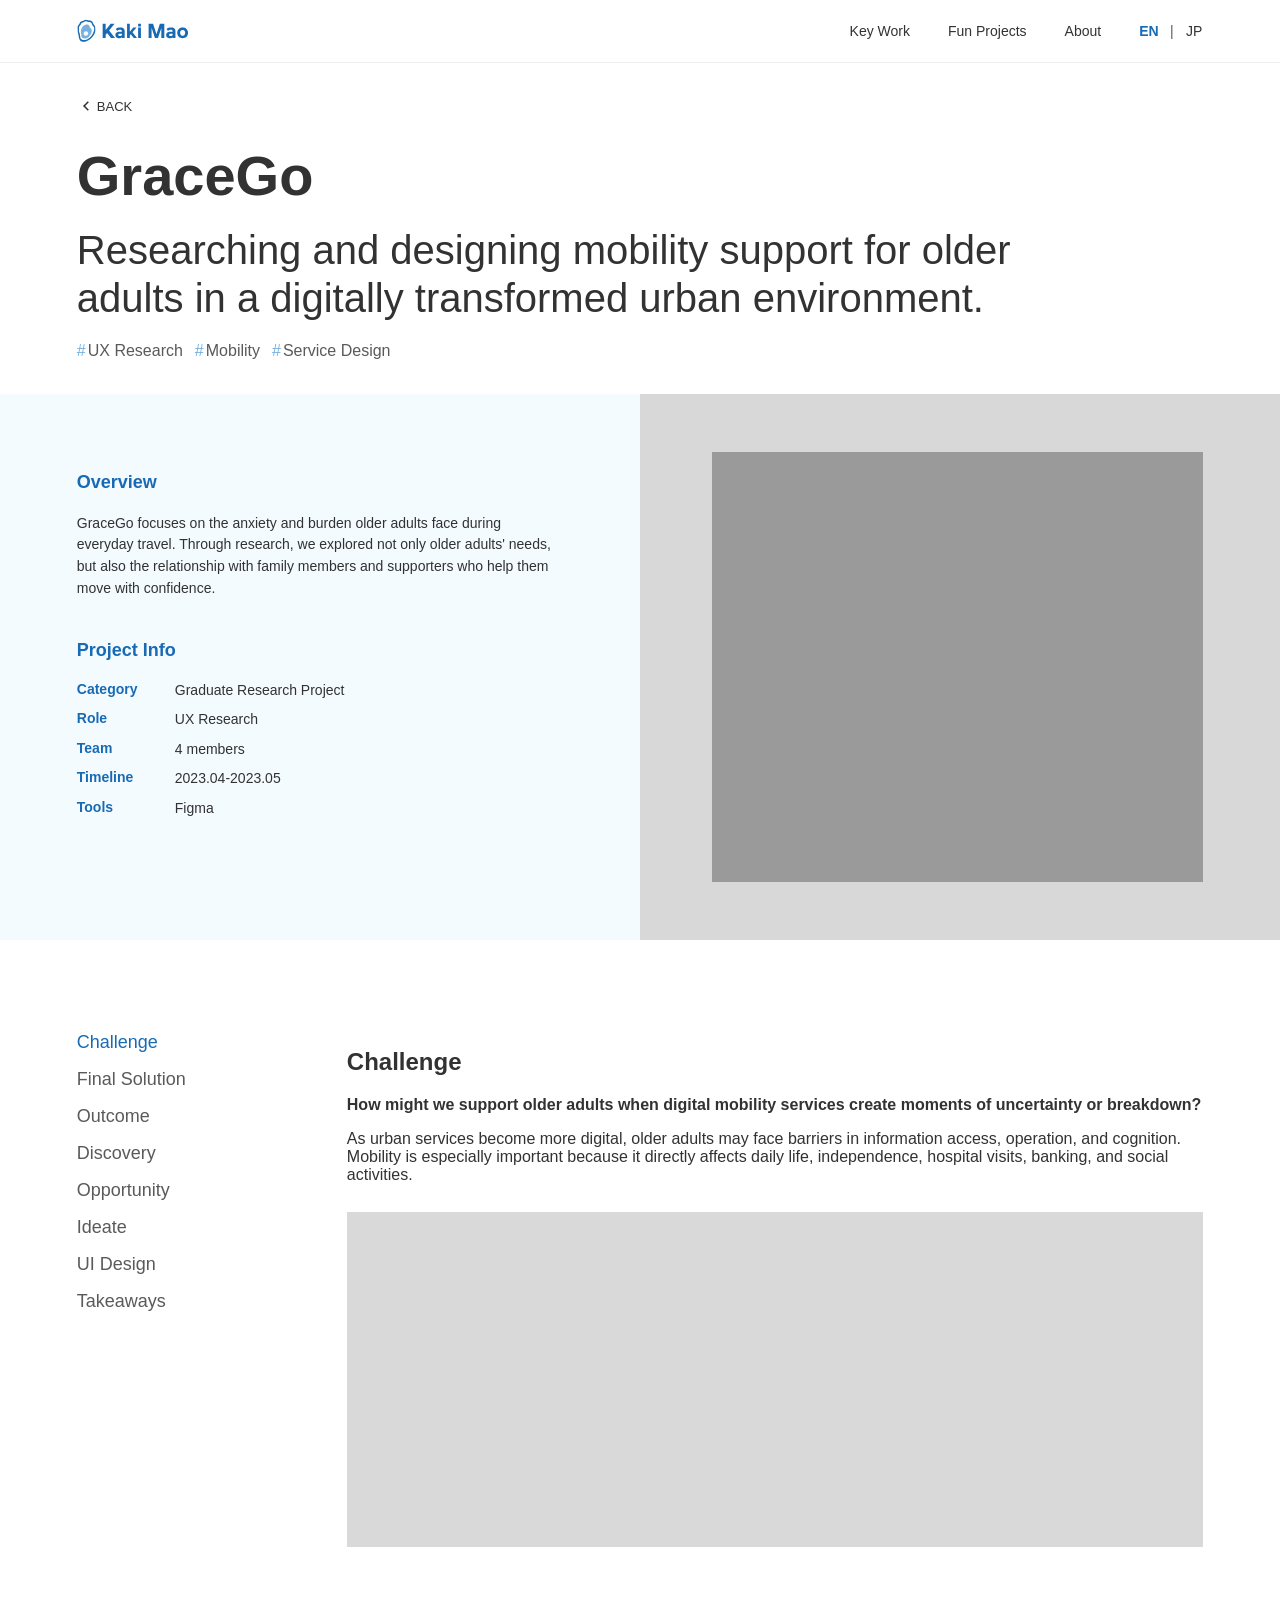
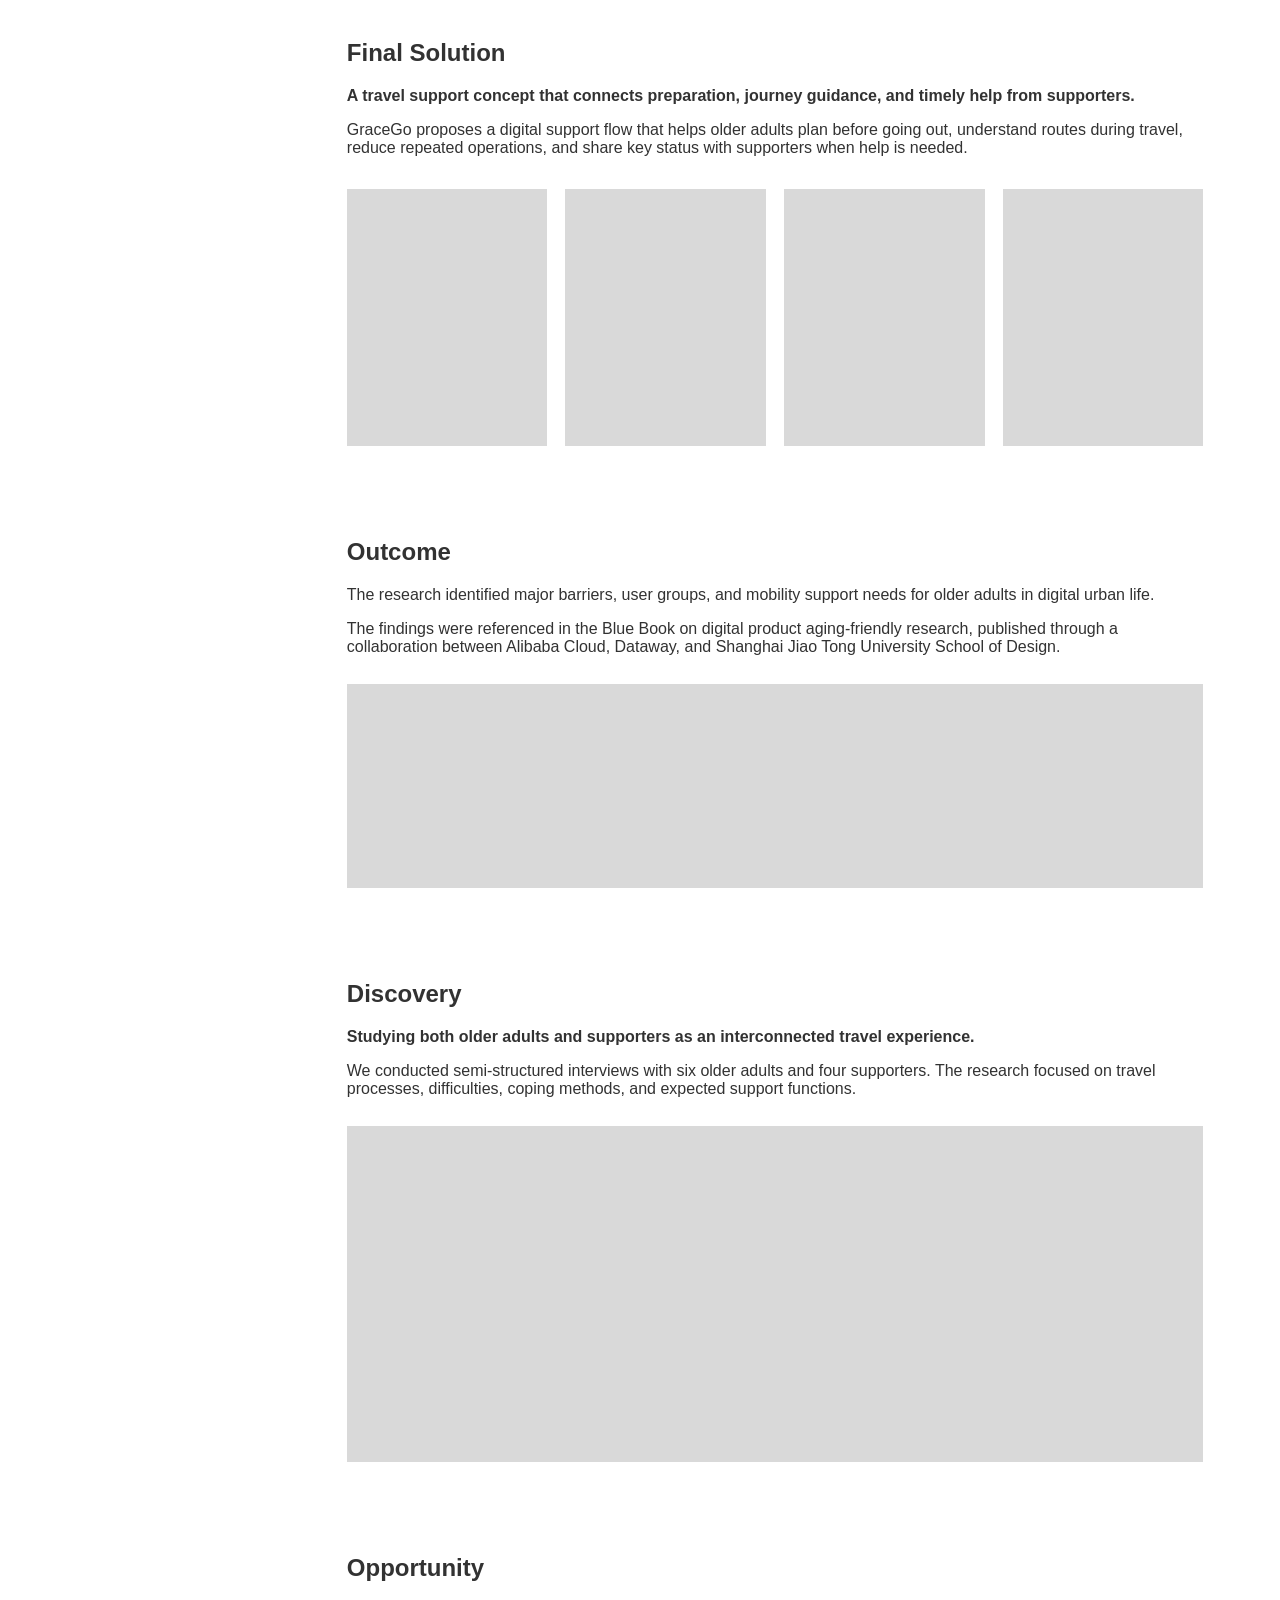
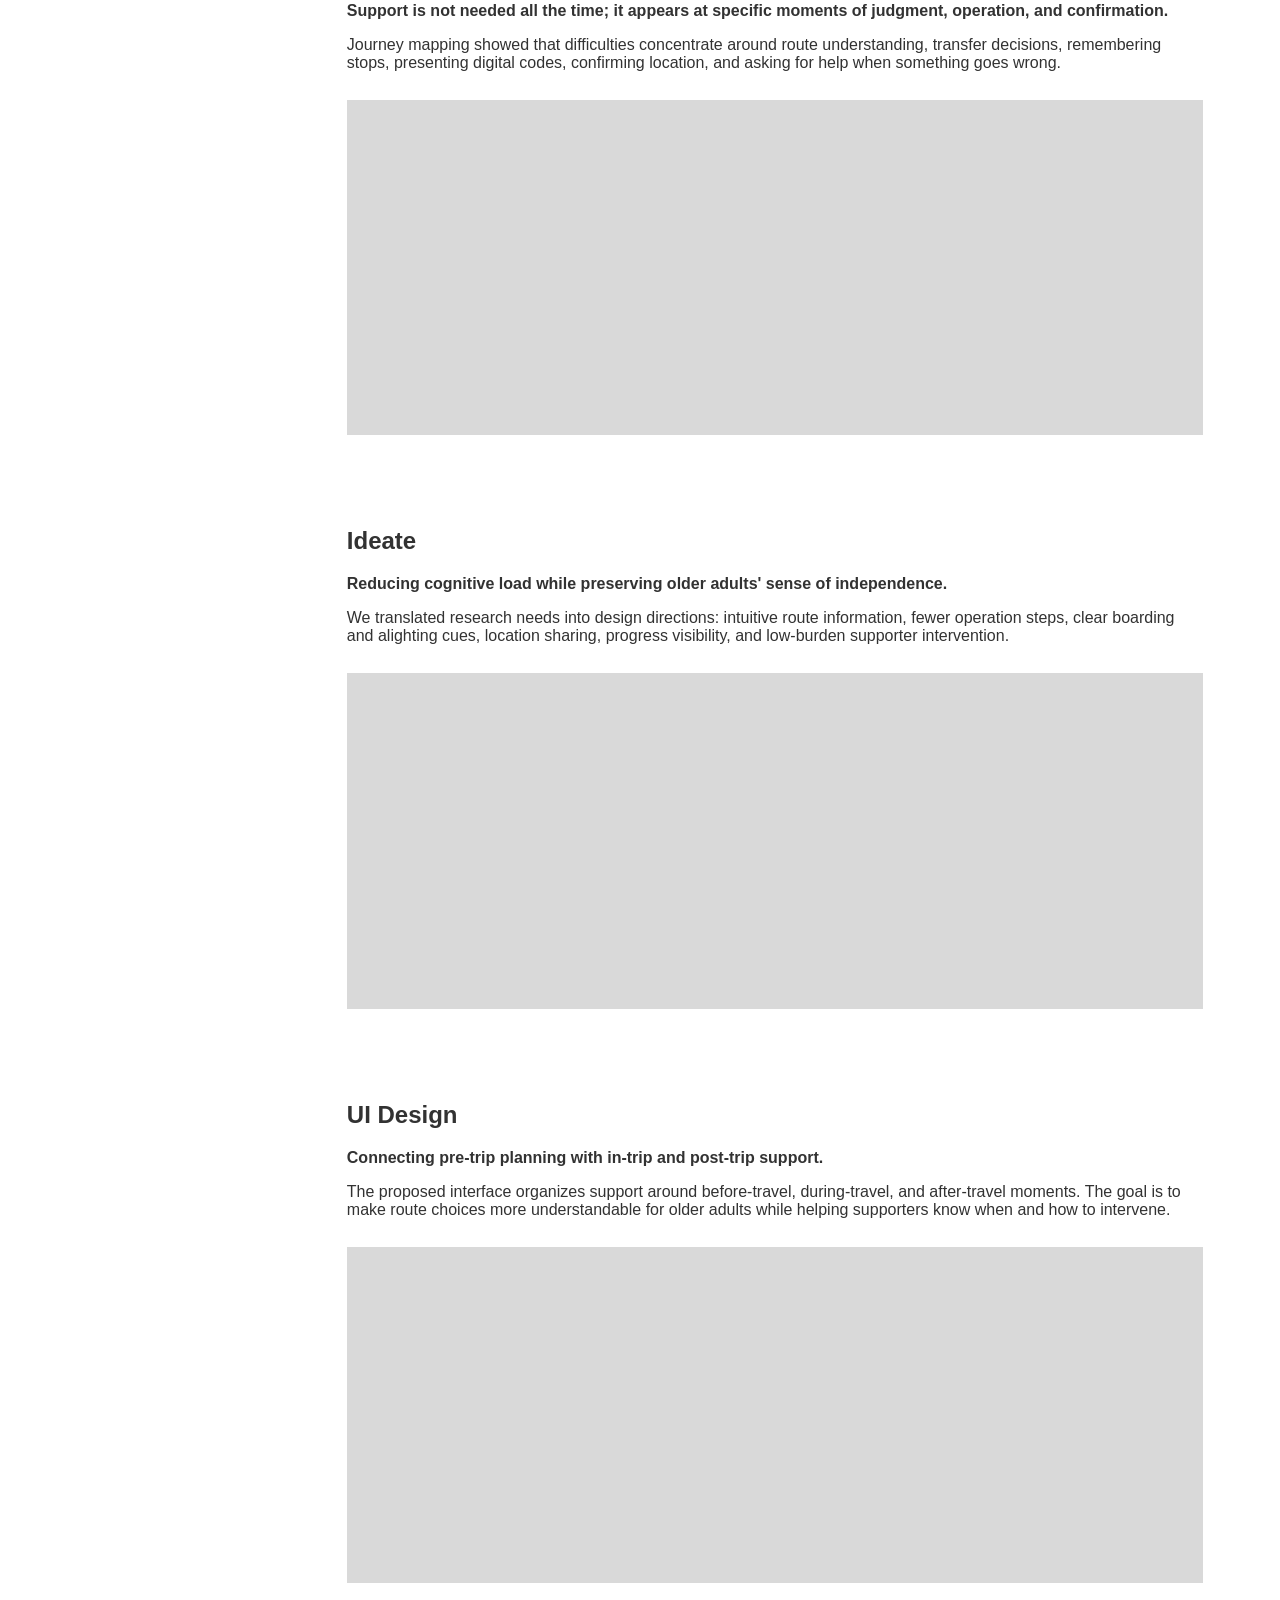
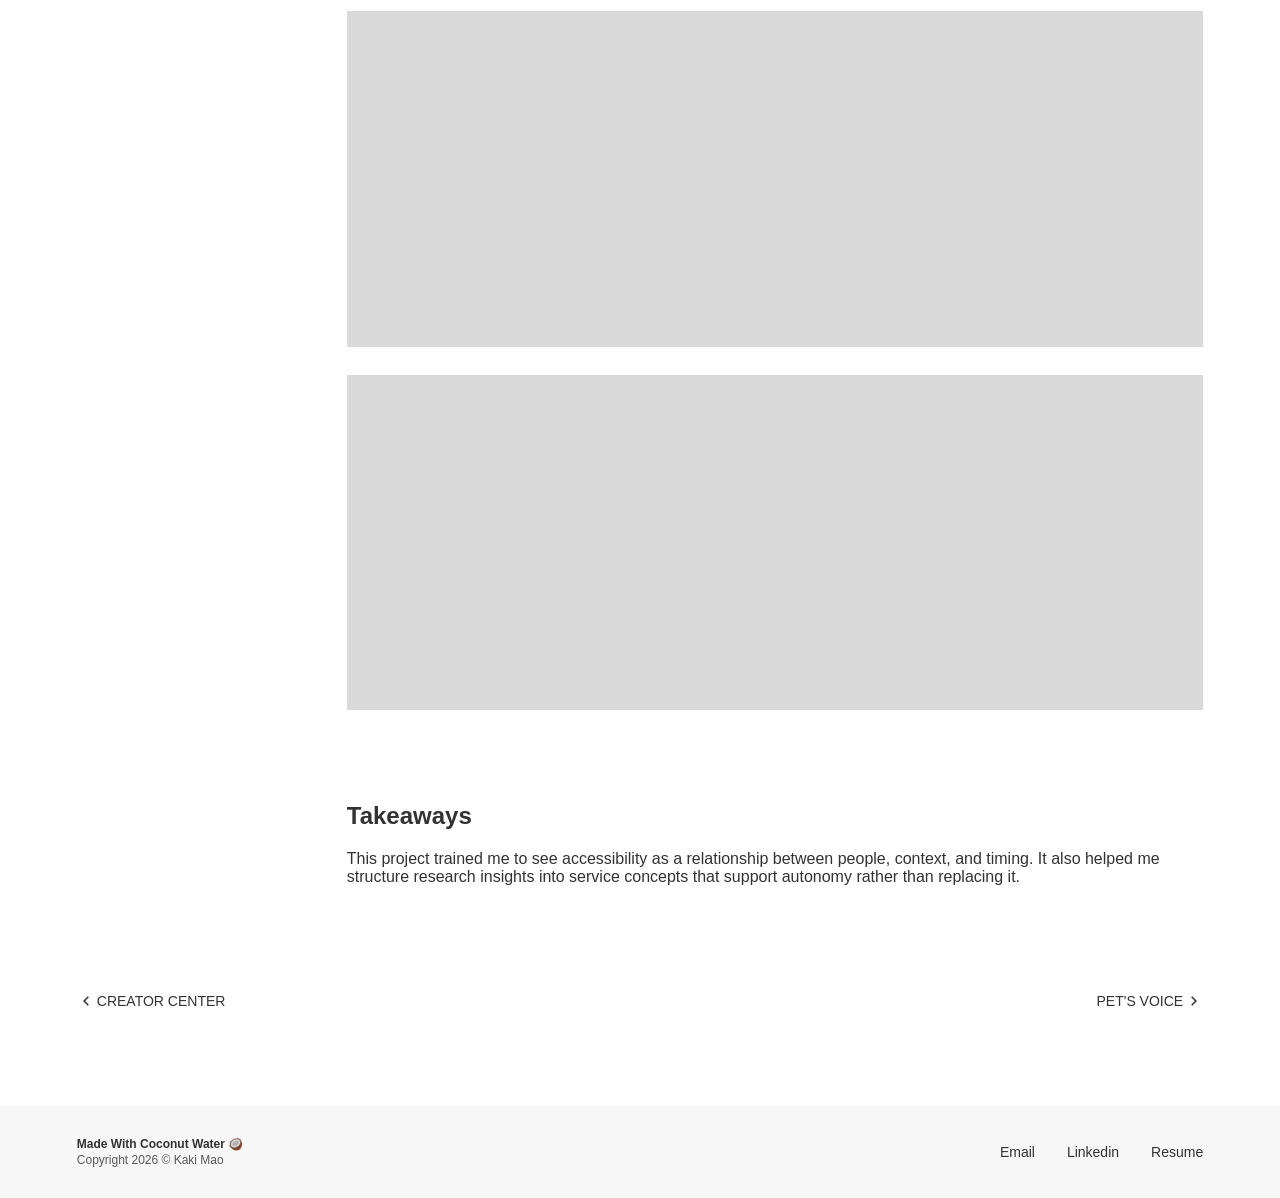
<file: gracego.html>
<!DOCTYPE html>
<html lang="en">
  <head>
    <meta charset="UTF-8" />
    <meta name="viewport" content="width=device-width, initial-scale=1.0" />
    <title>GraceGo | Kaki Mao</title>
    <link rel="icon" href="assets/favicon.svg" type="image/svg+xml" />
    <link rel="stylesheet" href="styles.css" />
  </head>
  <body>
    <header class="site-header">
      <div class="site-header-inner">
        <a class="brand" href="index.html" aria-label="Kaki Mao home">
          <img class="brand-lockup" src="assets/brand.svg" alt="Kaki Mao" />
        </a>
        <nav class="site-nav" aria-label="Primary navigation">
          <a href="index.html#key-work">Key Work</a>
          <a href="index.html#fun-projects">Fun Projects</a>
          <a href="about-me.html">About</a>
          <span class="language-switch" aria-label="Language switcher">
            <button type="button" data-lang-switch="en">EN</button>
            <span>|</span>
            <button type="button" data-lang-switch="jp">JP</button>
          </span>
        </nav>
      </div>
    </header>

    <main class="case-page">
      <section class="case-hero">
        <a class="back-link" href="index.html#fun-projects" aria-label="Back to fun projects">
          <svg class="back-link-arrow" viewBox="0 0 20 20" aria-hidden="true">
            <path d="M10.9778 10.0006L6.85303 5.87577L8.03154 4.69727L13.3348 10.0006L8.03154 15.3038L6.85303 14.1253L10.9778 10.0006Z" />
            <rect x="11" y="9.09998" width="1" height="1.8" />
          </svg>
          Back
        </a>
        <h1>GraceGo</h1>
        <p>
          Researching and designing mobility support for older adults in a
          digitally transformed urban environment.
        </p>
        <ul class="tags case-tags" aria-label="GraceGo project tags">
          <li>UX Research</li>
          <li>Mobility</li>
          <li>Service Design</li>
        </ul>
      </section>

      <section class="case-overview">
        <div class="case-overview-copy">
          <h2>Overview</h2>
          <p>
            GraceGo focuses on the anxiety and burden older adults face during
            everyday travel. Through research, we explored not only older
            adults' needs, but also the relationship with family members and
            supporters who help them move with confidence.
          </p>

          <h3>Project Info</h3>
          <dl class="case-facts">
            <div><dt>Category</dt><dd>Graduate Research Project</dd></div>
            <div><dt>Role</dt><dd>UX Research</dd></div>
            <div><dt>Team</dt><dd>4 members</dd></div>
            <div><dt>Timeline</dt><dd>2023.04-2023.05</dd></div>
            <div><dt>Tools</dt><dd>Figma</dd></div>
          </dl>
        </div>
        <div class="case-cover placeholder" aria-label="Project cover placeholder"></div>
      </section>

      <div class="case-body">
        <aside class="case-sidebar" aria-label="Case study sections">
          <a href="#challenge">Challenge</a>
          <a href="#final-solution">Final Solution</a>
          <a href="#outcome">Outcome</a>
          <a href="#discovery">Discovery</a>
          <a href="#opportunity">Opportunity</a>
          <a href="#ideate">Ideate</a>
          <a href="#ui-design">UI Design</a>
          <a href="#takeaways">Takeaways</a>
        </aside>

        <article class="case-content">
          <section id="challenge" class="case-section">
            <h2>Challenge</h2>
            <p class="section-lead">
              How might we support older adults when digital mobility services
              create moments of uncertainty or breakdown?
            </p>
            <p>
              As urban services become more digital, older adults may face
              barriers in information access, operation, and cognition. Mobility
              is especially important because it directly affects daily life,
              independence, hospital visits, banking, and social activities.
            </p>
            <div class="wide-placeholder placeholder"></div>
          </section>

          <section id="final-solution" class="case-section">
            <h2>Final Solution</h2>
            <p class="section-lead">
              A travel support concept that connects preparation, journey
              guidance, and timely help from supporters.
            </p>
            <p>
              GraceGo proposes a digital support flow that helps older adults
              plan before going out, understand routes during travel, reduce
              repeated operations, and share key status with supporters when
              help is needed.
            </p>
            <div class="process-steps">
              <div class="step-placeholder placeholder"></div>
              <div class="step-placeholder placeholder"></div>
              <div class="step-placeholder placeholder"></div>
              <div class="step-placeholder placeholder"></div>
            </div>
          </section>

          <section id="outcome" class="case-section">
            <h2>Outcome</h2>
            <p>
              The research identified major barriers, user groups, and mobility
              support needs for older adults in digital urban life.
            </p>
            <p>
              The findings were referenced in the Blue Book on digital product
              aging-friendly research, published through a collaboration between
              Alibaba Cloud, Dataway, and Shanghai Jiao Tong University School
              of Design.
            </p>
            <div class="metric-placeholder placeholder"></div>
          </section>

          <section id="discovery" class="case-section">
            <h2>Discovery</h2>
            <p class="section-lead">
              Studying both older adults and supporters as an interconnected
              travel experience.
            </p>
            <p>
              We conducted semi-structured interviews with six older adults and
              four supporters. The research focused on travel processes,
              difficulties, coping methods, and expected support functions.
            </p>
            <div class="wide-placeholder placeholder"></div>
          </section>

          <section id="opportunity" class="case-section">
            <h2>Opportunity</h2>
            <p class="section-lead">
              Support is not needed all the time; it appears at specific
              moments of judgment, operation, and confirmation.
            </p>
            <p>
              Journey mapping showed that difficulties concentrate around route
              understanding, transfer decisions, remembering stops, presenting
              digital codes, confirming location, and asking for help when
              something goes wrong.
            </p>
            <div class="wide-placeholder placeholder"></div>
          </section>

          <section id="ideate" class="case-section">
            <h2>Ideate</h2>
            <p class="section-lead">
              Reducing cognitive load while preserving older adults' sense of
              independence.
            </p>
            <p>
              We translated research needs into design directions: intuitive
              route information, fewer operation steps, clear boarding and
              alighting cues, location sharing, progress visibility, and
              low-burden supporter intervention.
            </p>
            <div class="wide-placeholder placeholder"></div>
          </section>

          <section id="ui-design" class="case-section">
            <h2>UI Design</h2>
            <p class="section-lead">
              Connecting pre-trip planning with in-trip and post-trip support.
            </p>
            <p>
              The proposed interface organizes support around before-travel,
              during-travel, and after-travel moments. The goal is to make route
              choices more understandable for older adults while helping
              supporters know when and how to intervene.
            </p>
            <div class="wide-placeholder placeholder"></div>
            <div class="wide-placeholder placeholder"></div>
            <div class="wide-placeholder placeholder"></div>
          </section>

          <section id="takeaways" class="case-section">
            <h2>Takeaways</h2>
            <p>
              This project trained me to see accessibility as a relationship
              between people, context, and timing. It also helped me structure
              research insights into service concepts that support autonomy
              rather than replacing it.
            </p>
          </section>
        </article>
      </div>

      <nav class="case-pager" aria-label="Case study navigation">
        <a class="case-pager-link case-pager-prev" href="creator-center.html">
          <svg class="case-pager-arrow" viewBox="0 0 20 20" aria-hidden="true">
            <path d="M10.9778 10.0006L6.85303 5.87577L8.03154 4.69727L13.3348 10.0006L8.03154 15.3038L6.85303 14.1253L10.9778 10.0006Z" />
            <rect x="11" y="9.09998" width="1" height="1.8" />
          </svg>
          Creator Center
        </a>
        <a class="case-pager-link" href="pet-voice.html">
          Pet's Voice
          <svg class="case-pager-arrow" viewBox="0 0 20 20" aria-hidden="true">
            <path d="M10.9778 10.0006L6.85303 5.87577L8.03154 4.69727L13.3348 10.0006L8.03154 15.3038L6.85303 14.1253L10.9778 10.0006Z" />
            <rect x="11" y="9.09998" width="1" height="1.8" />
          </svg>
        </a>
      </nav>
    </main>

    <footer class="site-footer">
      <div class="site-footer-inner">
        <div>
          <strong>Made With Coconut Water 🥥</strong>
          <p>Copyright 2026 © Kaki Mao</p>
        </div>
        <nav aria-label="Footer navigation">
          <a href="mailto:hello@example.com">Email</a>
          <a href="https://www.linkedin.com/in/kaki-mao-4b3a87282/" target="_blank" rel="noreferrer">Linkedin</a>
          <a href="#">Resume</a>
        </nav>
      </div>
    </footer>
    <script src="script.js"></script>
  </body>
</html>
</file>
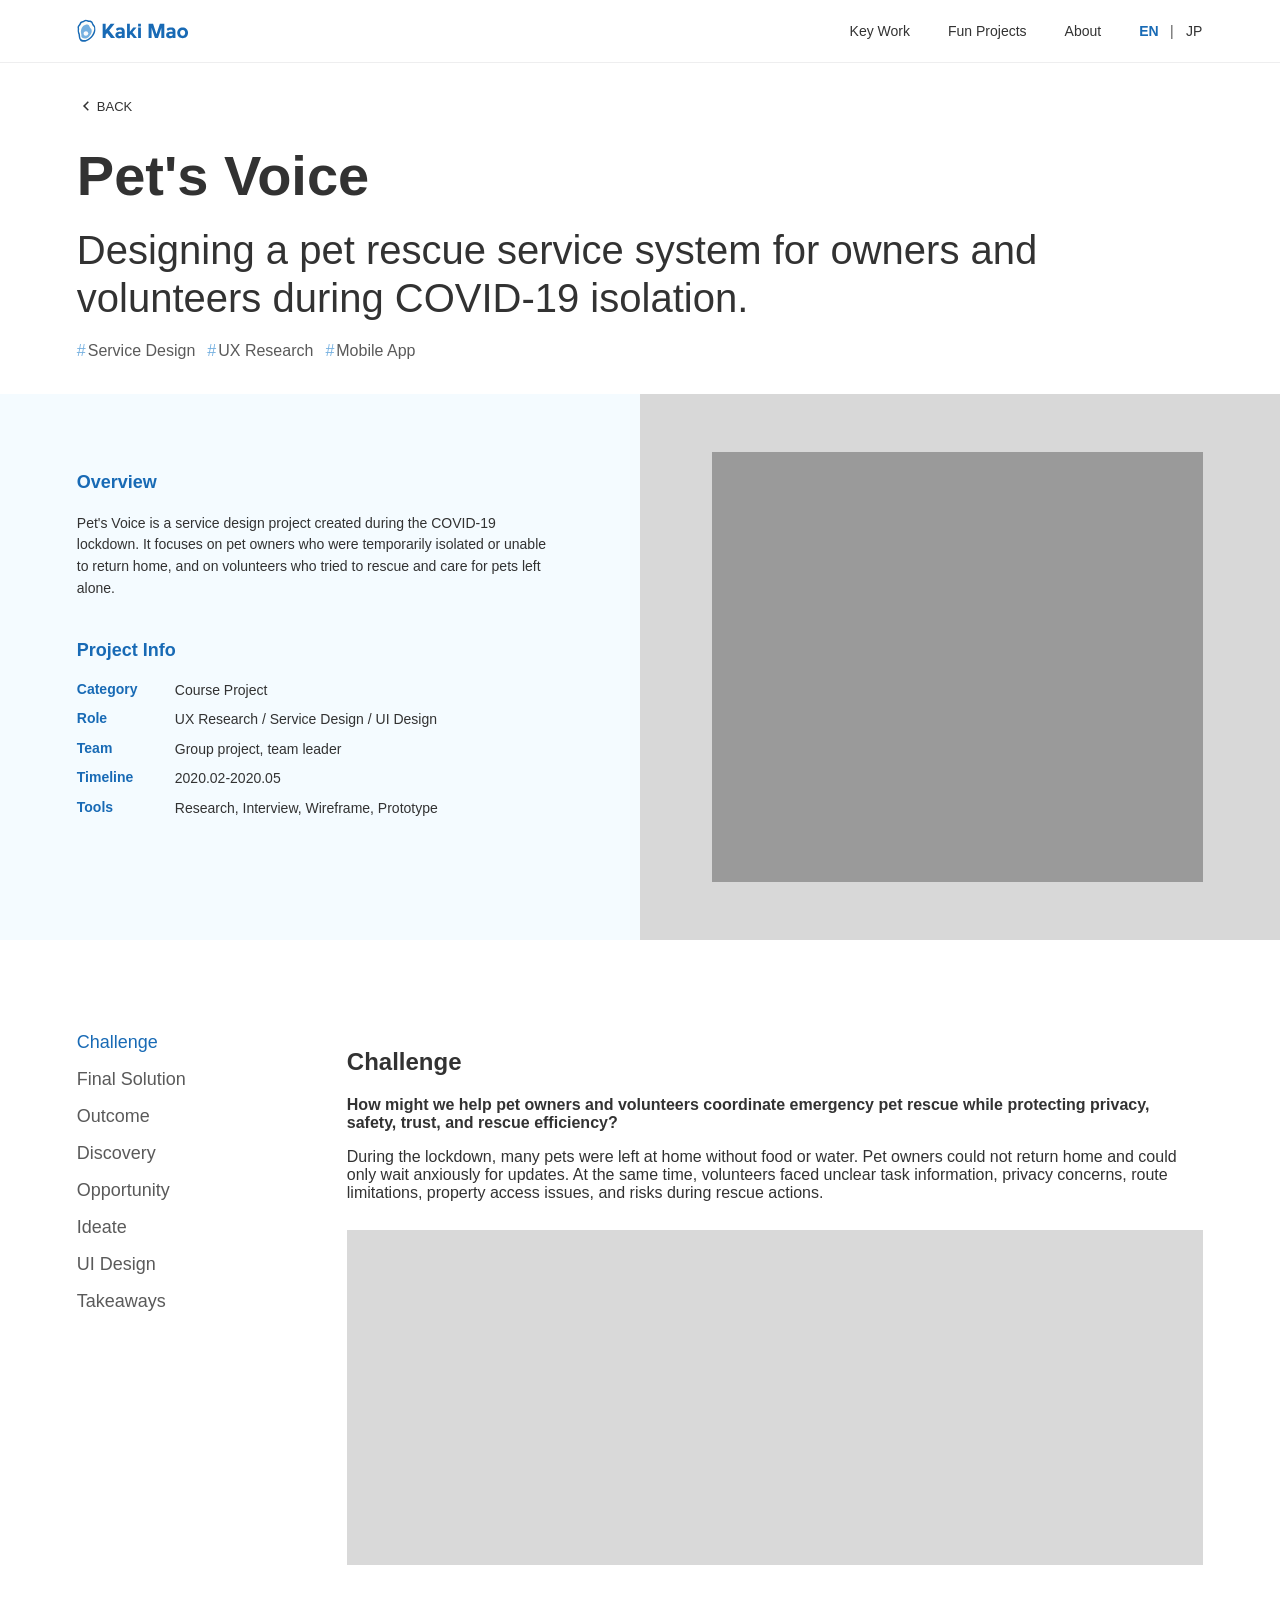
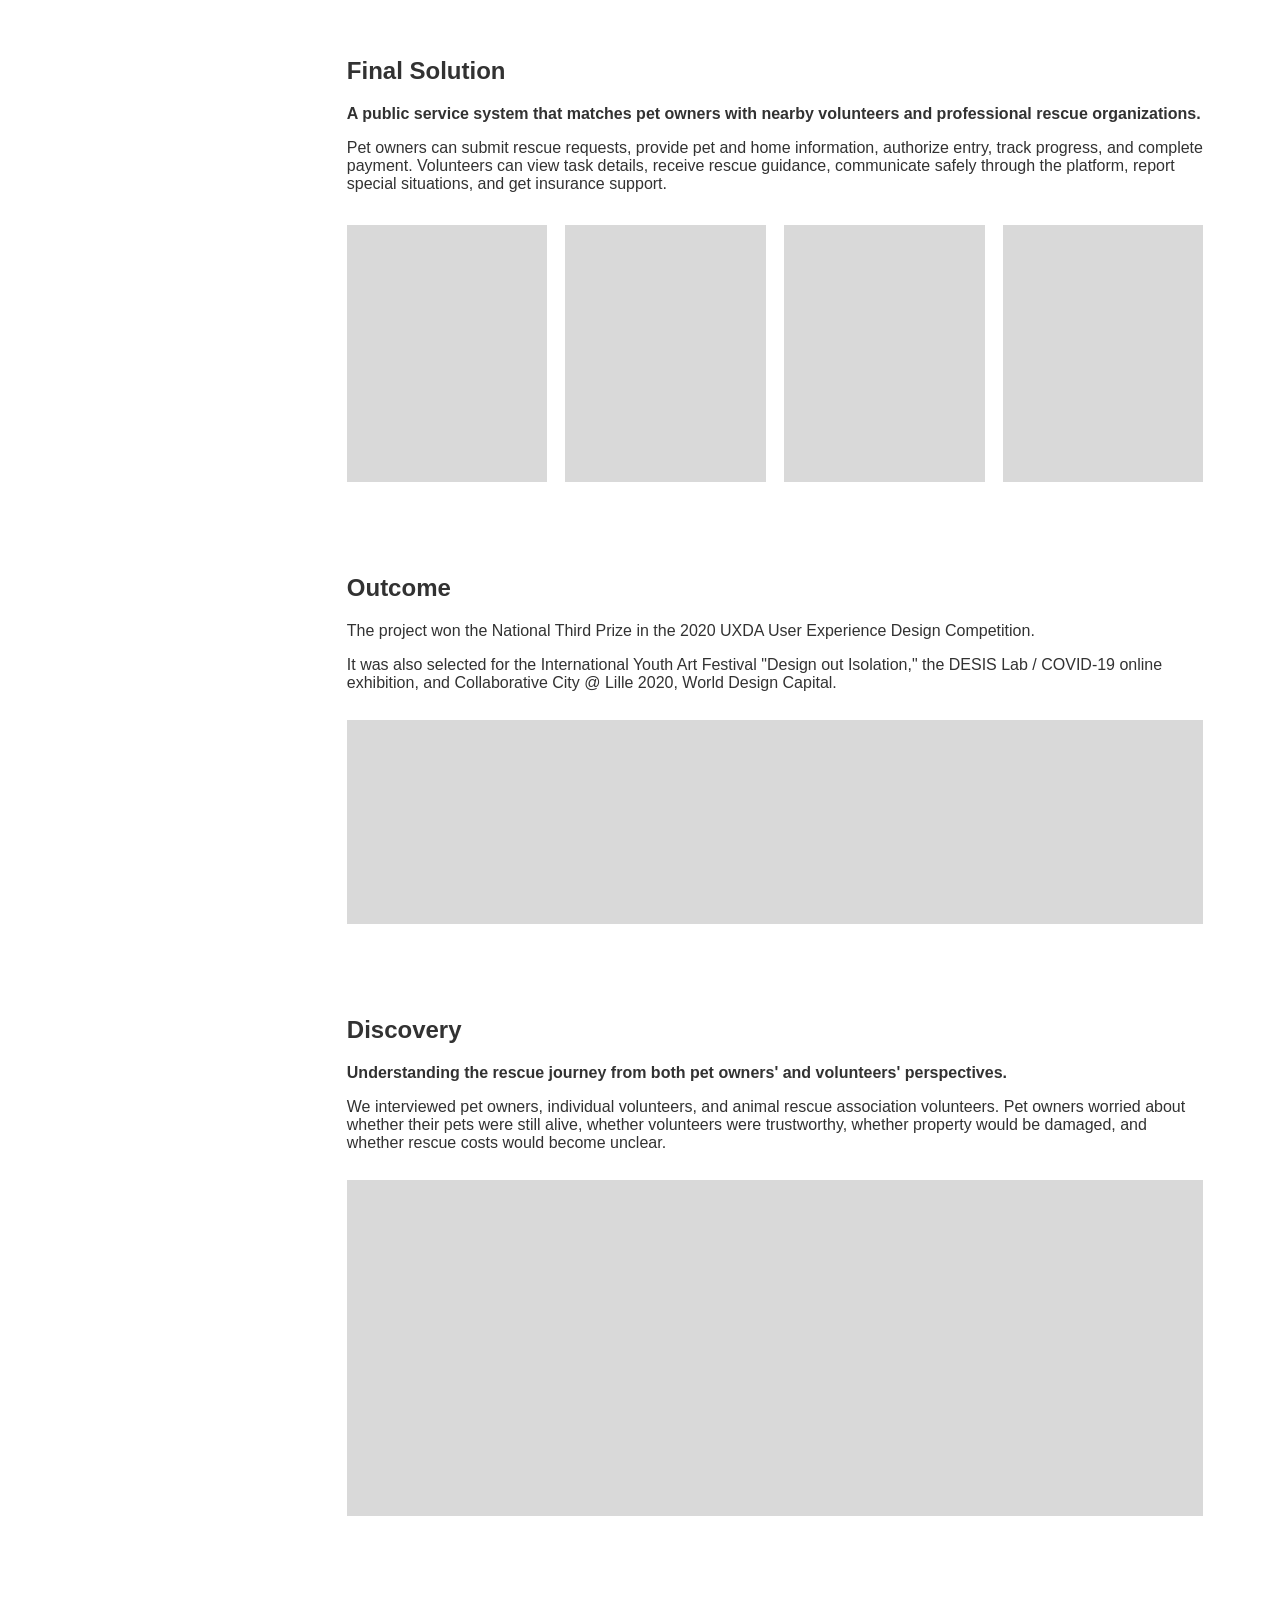
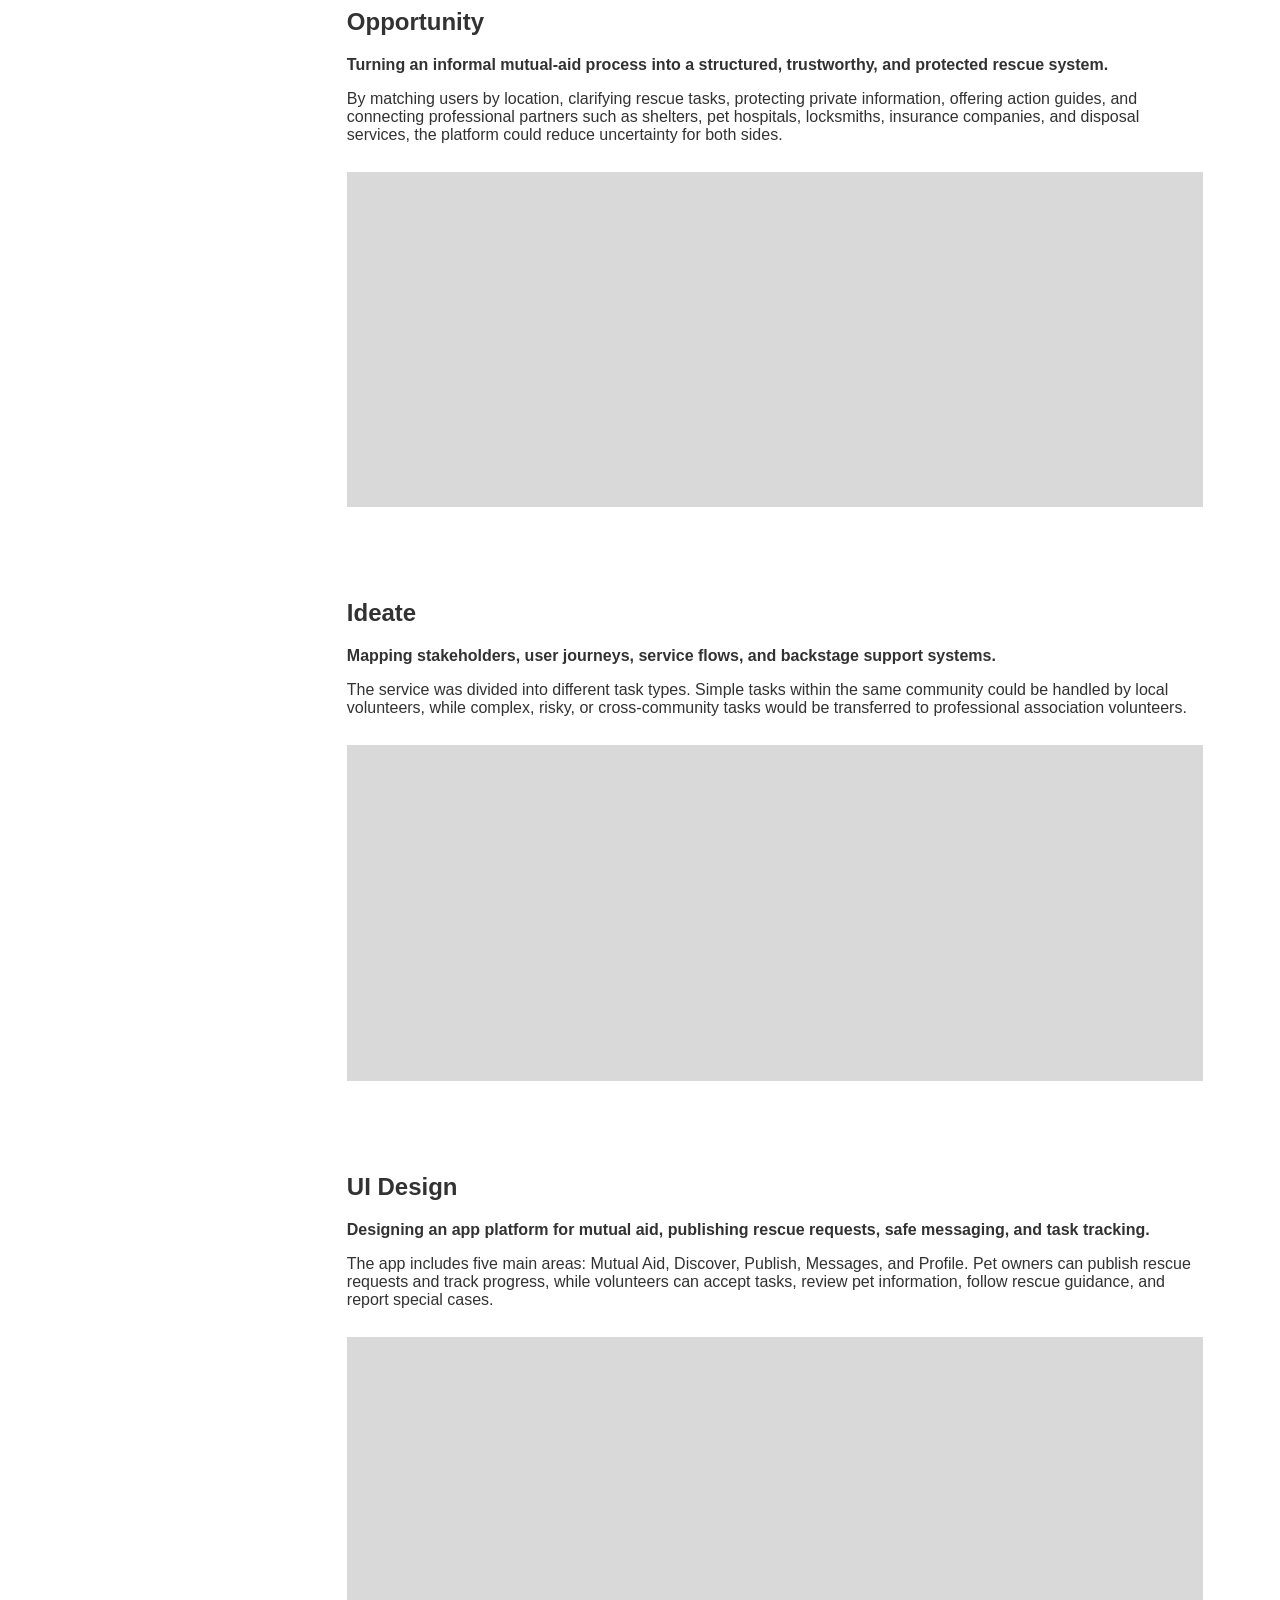
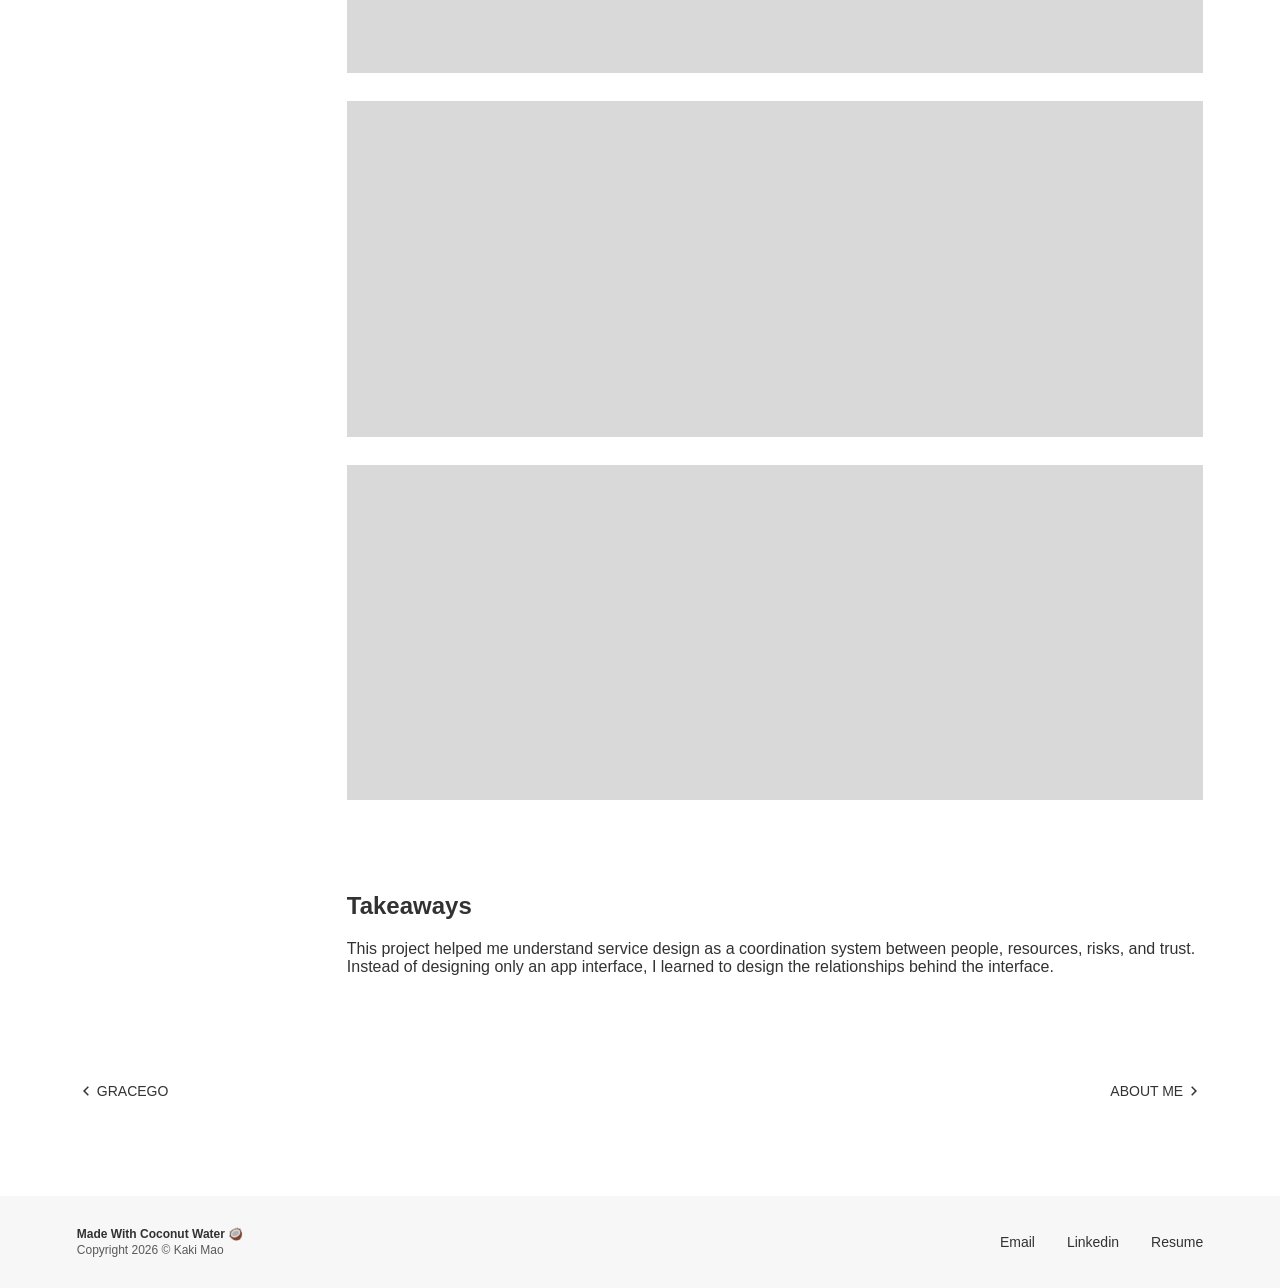
<file: pet-voice.html>
<!DOCTYPE html>
<html lang="en">
  <head>
    <meta charset="UTF-8" />
    <meta name="viewport" content="width=device-width, initial-scale=1.0" />
    <title>Pet's Voice | Kaki Mao</title>
    <link rel="icon" href="assets/favicon.svg" type="image/svg+xml" />
    <link rel="stylesheet" href="styles.css" />
  </head>
  <body>
    <header class="site-header">
      <div class="site-header-inner">
        <a class="brand" href="index.html" aria-label="Kaki Mao home">
          <img class="brand-lockup" src="assets/brand.svg" alt="Kaki Mao" />
        </a>
        <nav class="site-nav" aria-label="Primary navigation">
          <a href="index.html#key-work">Key Work</a>
          <a href="index.html#fun-projects">Fun Projects</a>
          <a href="about-me.html">About</a>
          <span class="language-switch" aria-label="Language switcher">
            <button type="button" data-lang-switch="en">EN</button>
            <span>|</span>
            <button type="button" data-lang-switch="jp">JP</button>
          </span>
        </nav>
      </div>
    </header>

    <main class="case-page">
      <section class="case-hero">
        <a class="back-link" href="index.html#fun-projects" aria-label="Back to fun projects">
          <svg class="back-link-arrow" viewBox="0 0 20 20" aria-hidden="true">
            <path d="M10.9778 10.0006L6.85303 5.87577L8.03154 4.69727L13.3348 10.0006L8.03154 15.3038L6.85303 14.1253L10.9778 10.0006Z" />
            <rect x="11" y="9.09998" width="1" height="1.8" />
          </svg>
          Back
        </a>
        <h1>Pet's Voice</h1>
        <p>
          Designing a pet rescue service system for owners and volunteers during
          COVID-19 isolation.
        </p>
        <ul class="tags case-tags" aria-label="Pet's Voice project tags">
          <li>Service Design</li>
          <li>UX Research</li>
          <li>Mobile App</li>
        </ul>
      </section>

      <section class="case-overview">
        <div class="case-overview-copy">
          <h2>Overview</h2>
          <p>
            Pet's Voice is a service design project created during the COVID-19
            lockdown. It focuses on pet owners who were temporarily isolated or
            unable to return home, and on volunteers who tried to rescue and
            care for pets left alone.
          </p>

          <h3>Project Info</h3>
          <dl class="case-facts">
            <div><dt>Category</dt><dd>Course Project</dd></div>
            <div><dt>Role</dt><dd>UX Research / Service Design / UI Design</dd></div>
            <div><dt>Team</dt><dd>Group project, team leader</dd></div>
            <div><dt>Timeline</dt><dd>2020.02-2020.05</dd></div>
            <div><dt>Tools</dt><dd>Research, Interview, Wireframe, Prototype</dd></div>
          </dl>
        </div>
        <div class="case-cover placeholder" aria-label="Project cover placeholder"></div>
      </section>

      <div class="case-body">
        <aside class="case-sidebar" aria-label="Case study sections">
          <a href="#challenge">Challenge</a>
          <a href="#final-solution">Final Solution</a>
          <a href="#outcome">Outcome</a>
          <a href="#discovery">Discovery</a>
          <a href="#opportunity">Opportunity</a>
          <a href="#ideate">Ideate</a>
          <a href="#ui-design">UI Design</a>
          <a href="#takeaways">Takeaways</a>
        </aside>

        <article class="case-content">
          <section id="challenge" class="case-section">
            <h2>Challenge</h2>
            <p class="section-lead">
              How might we help pet owners and volunteers coordinate emergency
              pet rescue while protecting privacy, safety, trust, and rescue
              efficiency?
            </p>
            <p>
              During the lockdown, many pets were left at home without food or
              water. Pet owners could not return home and could only wait
              anxiously for updates. At the same time, volunteers faced unclear
              task information, privacy concerns, route limitations, property
              access issues, and risks during rescue actions.
            </p>
            <div class="wide-placeholder placeholder"></div>
          </section>

          <section id="final-solution" class="case-section">
            <h2>Final Solution</h2>
            <p class="section-lead">
              A public service system that matches pet owners with nearby
              volunteers and professional rescue organizations.
            </p>
            <p>
              Pet owners can submit rescue requests, provide pet and home
              information, authorize entry, track progress, and complete
              payment. Volunteers can view task details, receive rescue
              guidance, communicate safely through the platform, report special
              situations, and get insurance support.
            </p>
            <div class="process-steps">
              <div class="step-placeholder placeholder"></div>
              <div class="step-placeholder placeholder"></div>
              <div class="step-placeholder placeholder"></div>
              <div class="step-placeholder placeholder"></div>
            </div>
          </section>

          <section id="outcome" class="case-section">
            <h2>Outcome</h2>
            <p>
              The project won the National Third Prize in the 2020 UXDA User
              Experience Design Competition.
            </p>
            <p>
              It was also selected for the International Youth Art Festival
              "Design out Isolation," the DESIS Lab / COVID-19 online
              exhibition, and Collaborative City @ Lille 2020, World Design
              Capital.
            </p>
            <div class="metric-placeholder placeholder"></div>
          </section>

          <section id="discovery" class="case-section">
            <h2>Discovery</h2>
            <p class="section-lead">
              Understanding the rescue journey from both pet owners' and
              volunteers' perspectives.
            </p>
            <p>
              We interviewed pet owners, individual volunteers, and animal
              rescue association volunteers. Pet owners worried about whether
              their pets were still alive, whether volunteers were trustworthy,
              whether property would be damaged, and whether rescue costs would
              become unclear.
            </p>
            <div class="wide-placeholder placeholder"></div>
          </section>

          <section id="opportunity" class="case-section">
            <h2>Opportunity</h2>
            <p class="section-lead">
              Turning an informal mutual-aid process into a structured,
              trustworthy, and protected rescue system.
            </p>
            <p>
              By matching users by location, clarifying rescue tasks, protecting
              private information, offering action guides, and connecting
              professional partners such as shelters, pet hospitals, locksmiths,
              insurance companies, and disposal services, the platform could
              reduce uncertainty for both sides.
            </p>
            <div class="wide-placeholder placeholder"></div>
          </section>

          <section id="ideate" class="case-section">
            <h2>Ideate</h2>
            <p class="section-lead">
              Mapping stakeholders, user journeys, service flows, and backstage
              support systems.
            </p>
            <p>
              The service was divided into different task types. Simple tasks
              within the same community could be handled by local volunteers,
              while complex, risky, or cross-community tasks would be
              transferred to professional association volunteers.
            </p>
            <div class="wide-placeholder placeholder"></div>
          </section>

          <section id="ui-design" class="case-section">
            <h2>UI Design</h2>
            <p class="section-lead">
              Designing an app platform for mutual aid, publishing rescue
              requests, safe messaging, and task tracking.
            </p>
            <p>
              The app includes five main areas: Mutual Aid, Discover, Publish,
              Messages, and Profile. Pet owners can publish rescue requests and
              track progress, while volunteers can accept tasks, review pet
              information, follow rescue guidance, and report special cases.
            </p>
            <div class="wide-placeholder placeholder"></div>
            <div class="wide-placeholder placeholder"></div>
            <div class="wide-placeholder placeholder"></div>
          </section>

          <section id="takeaways" class="case-section">
            <h2>Takeaways</h2>
            <p>
              This project helped me understand service design as a coordination
              system between people, resources, risks, and trust. Instead of
              designing only an app interface, I learned to design the
              relationships behind the interface.
            </p>
          </section>
        </article>
      </div>

      <nav class="case-pager" aria-label="Case study navigation">
        <a class="case-pager-link case-pager-prev" href="gracego.html">
          <svg class="case-pager-arrow" viewBox="0 0 20 20" aria-hidden="true">
            <path d="M10.9778 10.0006L6.85303 5.87577L8.03154 4.69727L13.3348 10.0006L8.03154 15.3038L6.85303 14.1253L10.9778 10.0006Z" />
            <rect x="11" y="9.09998" width="1" height="1.8" />
          </svg>
          GraceGo
        </a>
        <a class="case-pager-link" href="about-me.html">
          About Me
          <svg class="case-pager-arrow" viewBox="0 0 20 20" aria-hidden="true">
            <path d="M10.9778 10.0006L6.85303 5.87577L8.03154 4.69727L13.3348 10.0006L8.03154 15.3038L6.85303 14.1253L10.9778 10.0006Z" />
            <rect x="11" y="9.09998" width="1" height="1.8" />
          </svg>
        </a>
      </nav>
    </main>

    <footer class="site-footer">
      <div class="site-footer-inner">
        <div>
          <strong>Made With Coconut Water 🥥</strong>
          <p>Copyright 2026 © Kaki Mao</p>
        </div>
        <nav aria-label="Footer navigation">
          <a href="mailto:hello@example.com">Email</a>
          <a href="https://www.linkedin.com/in/kaki-mao-4b3a87282/" target="_blank" rel="noreferrer">Linkedin</a>
          <a href="#">Resume</a>
        </nav>
      </div>
    </footer>
    <script src="script.js"></script>
  </body>
</html>
</file>
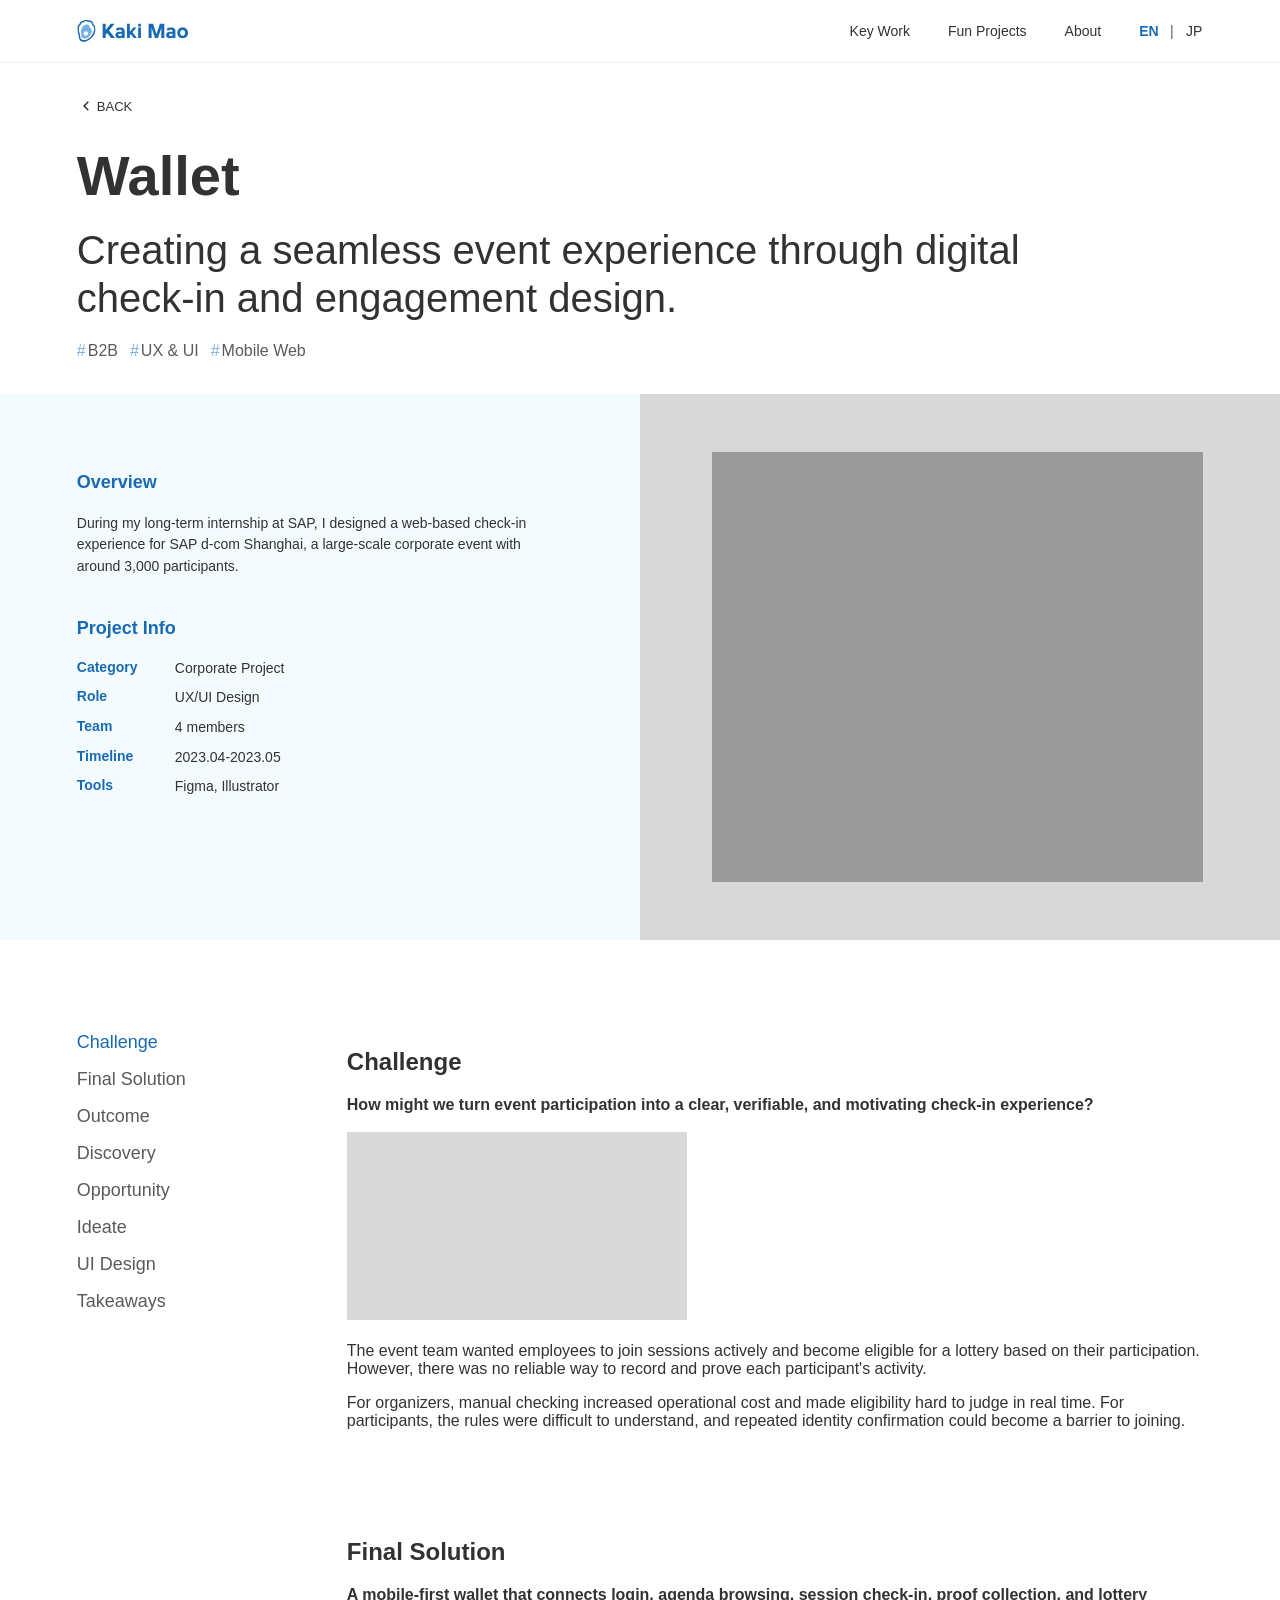
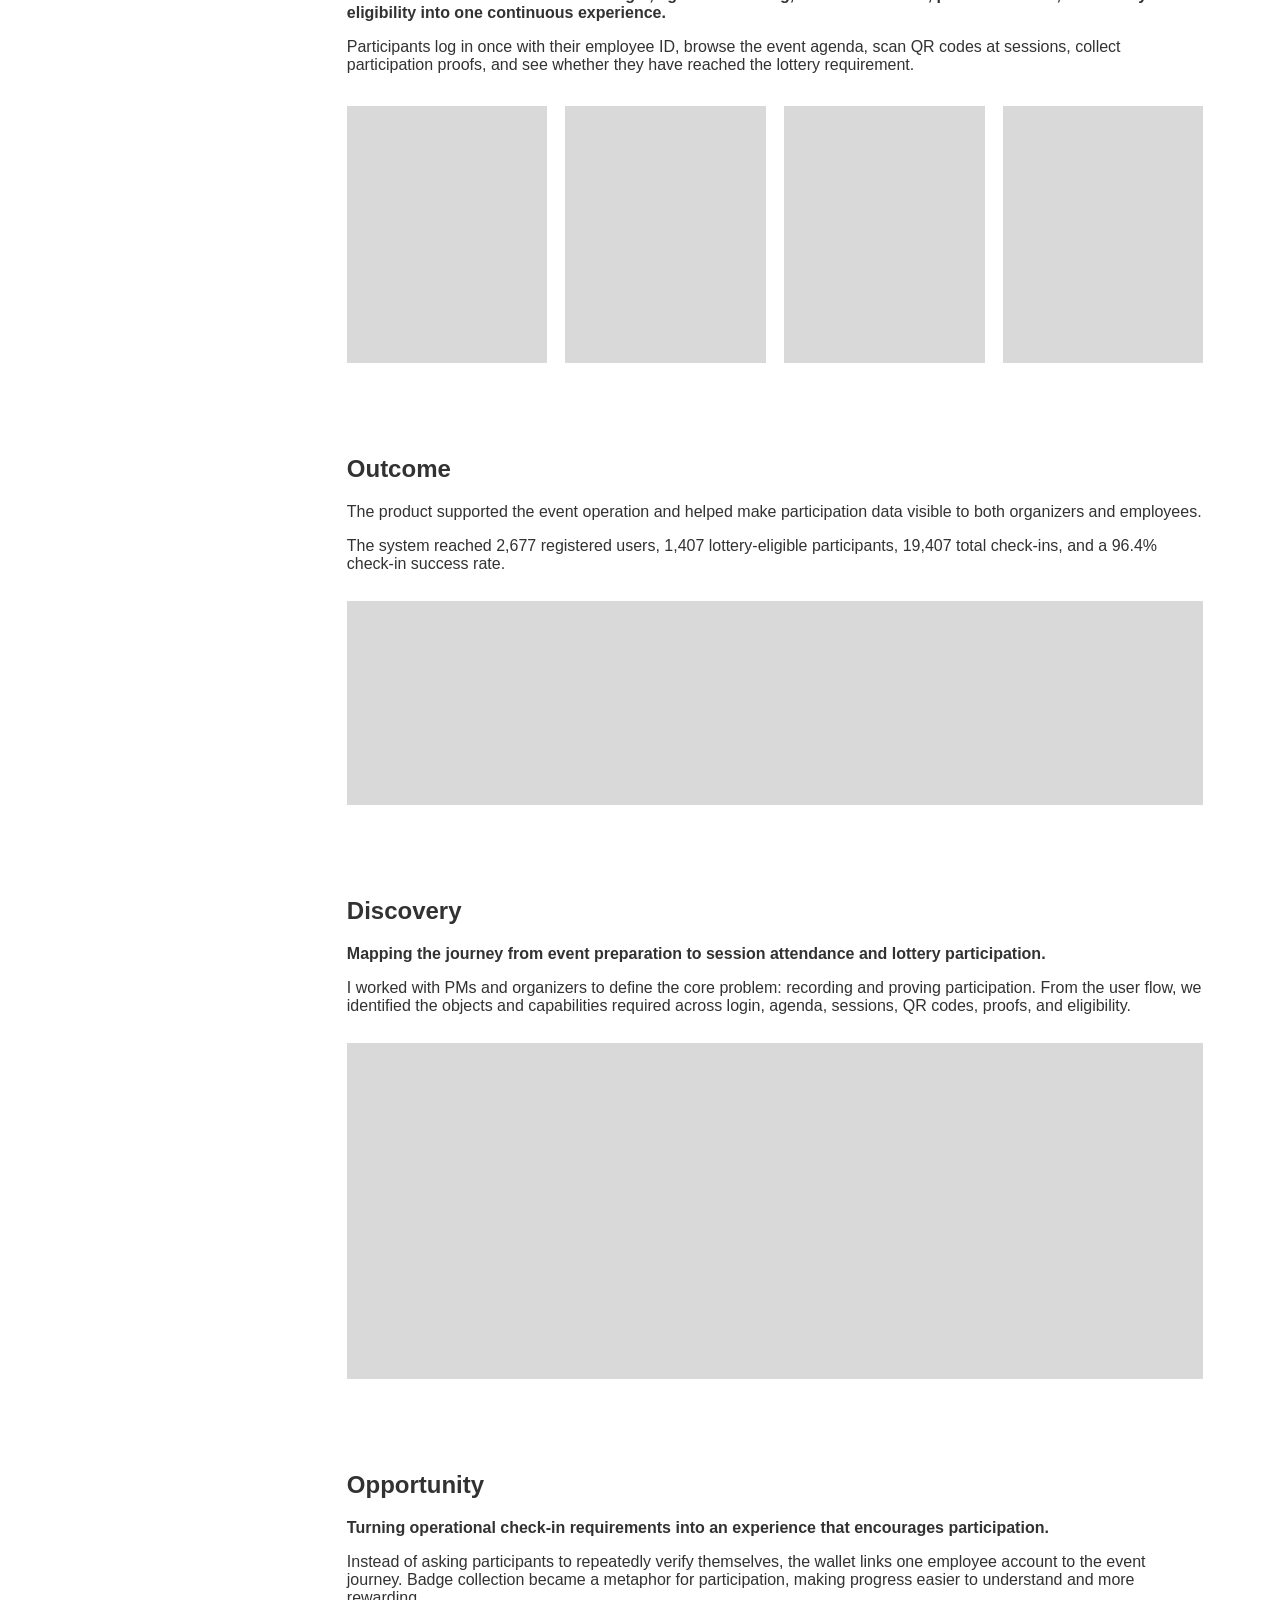
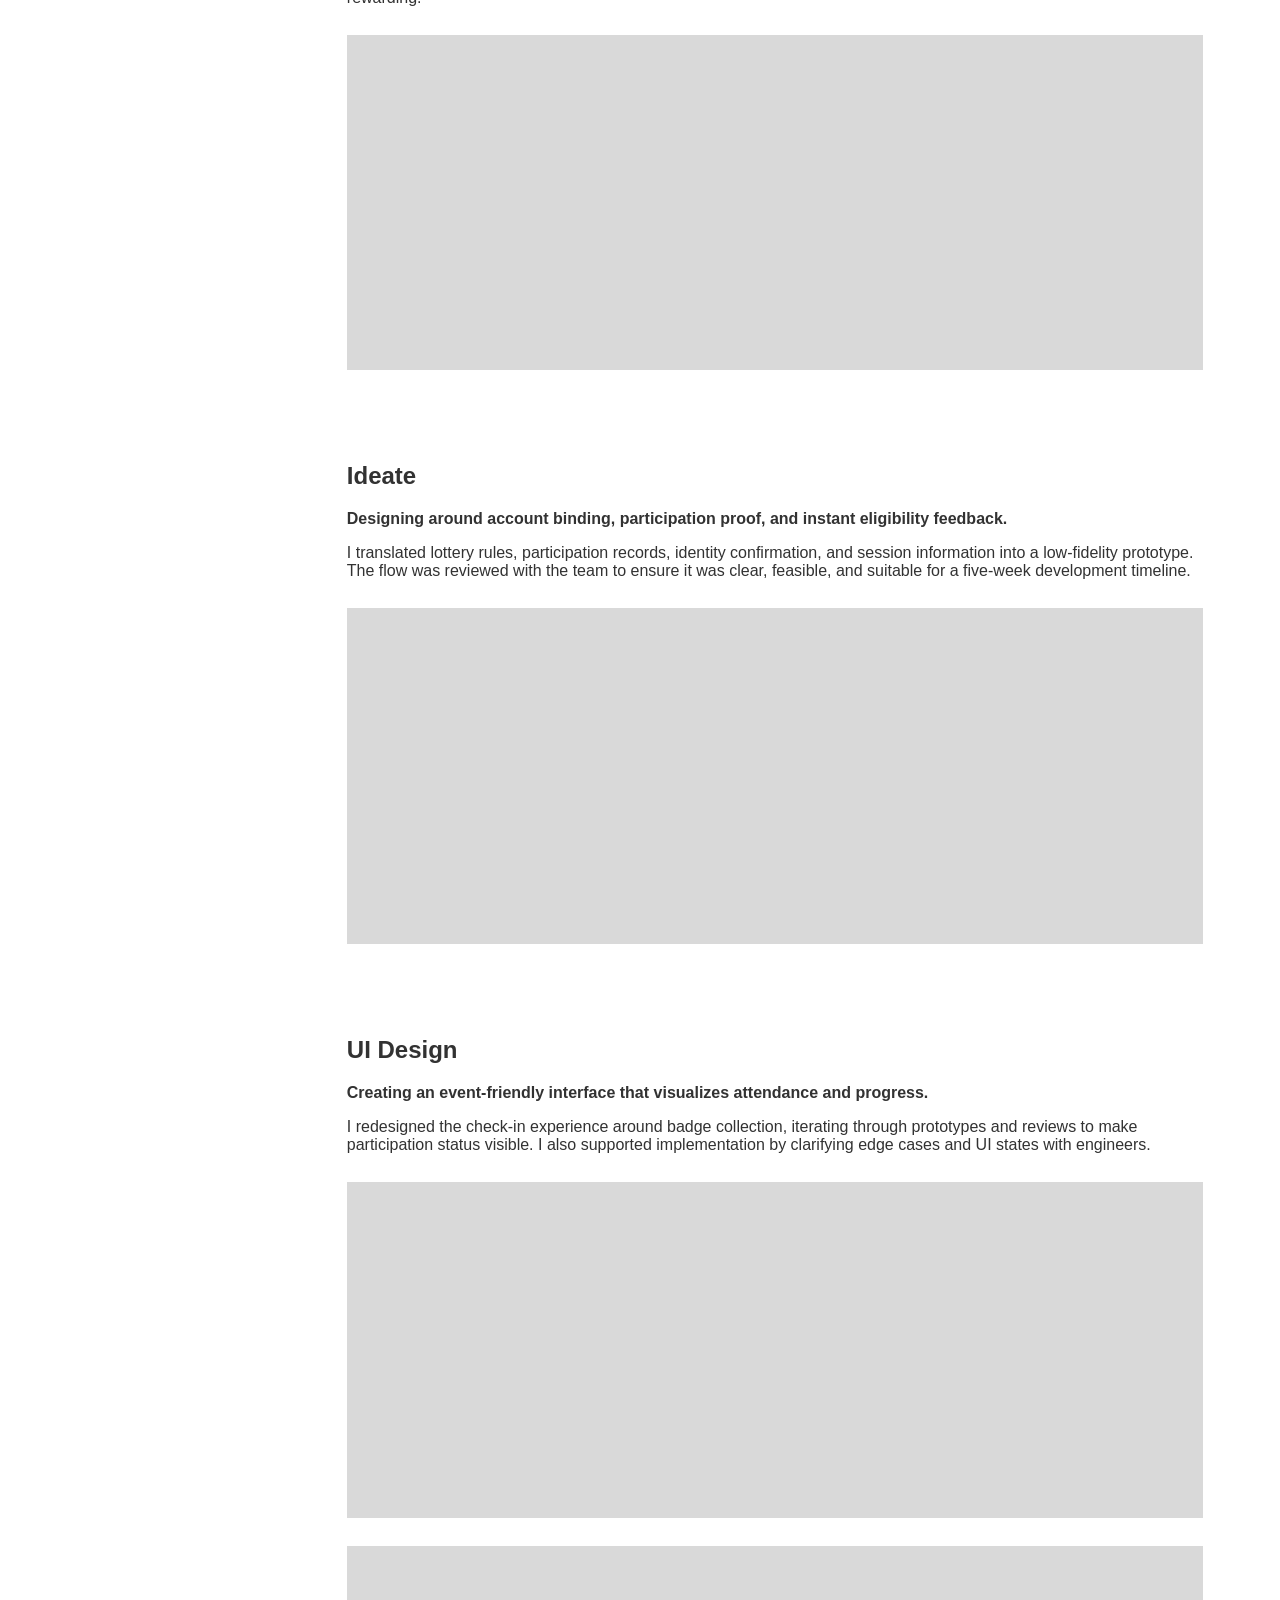
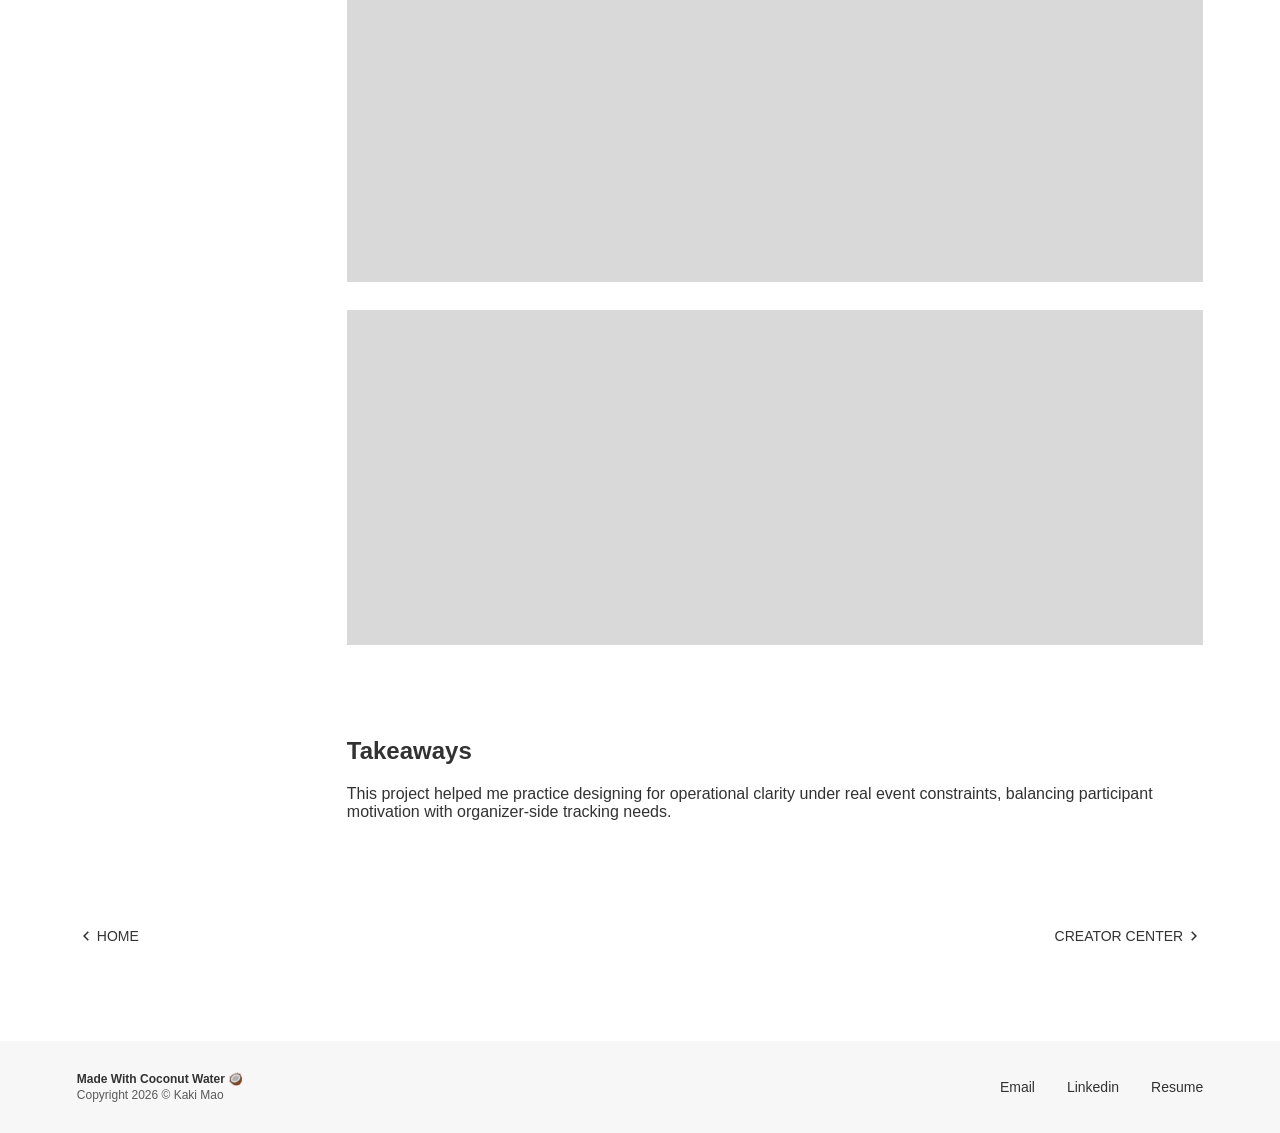
<file: wallet.html>
<!DOCTYPE html>
<html lang="en">
  <head>
    <meta charset="UTF-8" />
    <meta name="viewport" content="width=device-width, initial-scale=1.0" />
    <title>Wallet | Kaki Mao</title>
    <link rel="icon" href="assets/favicon.svg" type="image/svg+xml" />
    <link rel="stylesheet" href="styles.css" />
  </head>
  <body>
    <header class="site-header">
      <div class="site-header-inner">
        <a class="brand" href="index.html" aria-label="Kaki Mao home">
          <img class="brand-lockup" src="assets/brand.svg" alt="Kaki Mao" />
        </a>
        <nav class="site-nav" aria-label="Primary navigation">
          <a href="index.html#key-work">Key Work</a>
          <a href="index.html#fun-projects">Fun Projects</a>
          <a href="about-me.html">About</a>
          <span class="language-switch" aria-label="Language switcher">
            <button type="button" data-lang-switch="en">EN</button>
            <span>|</span>
            <button type="button" data-lang-switch="jp">JP</button>
          </span>
        </nav>
      </div>
    </header>

    <main class="case-page">
      <section class="case-hero">
        <a class="back-link" href="index.html#key-work" aria-label="Back to key work">
          <svg class="back-link-arrow" viewBox="0 0 20 20" aria-hidden="true">
            <path d="M10.9778 10.0006L6.85303 5.87577L8.03154 4.69727L13.3348 10.0006L8.03154 15.3038L6.85303 14.1253L10.9778 10.0006Z" />
            <rect x="11" y="9.09998" width="1" height="1.8" />
          </svg>
          Back
        </a>
        <h1>Wallet</h1>
        <p>
          Creating a seamless event experience through digital check-in and
          engagement design.
        </p>
        <ul class="tags case-tags" aria-label="Wallet project tags">
          <li>B2B</li>
          <li>UX &amp; UI</li>
          <li>Mobile Web</li>
        </ul>
      </section>

      <section class="case-overview">
        <div class="case-overview-copy">
          <h2>Overview</h2>
          <p>
            During my long-term internship at SAP, I designed a web-based
            check-in experience for SAP d-com Shanghai, a large-scale corporate
            event with around 3,000 participants.
          </p>

          <h3>Project Info</h3>
          <dl class="case-facts">
            <div>
              <dt>Category</dt>
              <dd>Corporate Project</dd>
            </div>
            <div>
              <dt>Role</dt>
              <dd>UX/UI Design</dd>
            </div>
            <div>
              <dt>Team</dt>
              <dd>4 members</dd>
            </div>
            <div>
              <dt>Timeline</dt>
              <dd>2023.04-2023.05</dd>
            </div>
            <div>
              <dt>Tools</dt>
              <dd>Figma, Illustrator</dd>
            </div>
          </dl>
        </div>
        <div class="case-cover placeholder" aria-label="Project cover placeholder"></div>
      </section>

      <div class="case-body">
        <aside class="case-sidebar" aria-label="Case study sections">
          <a href="#challenge">Challenge</a>
          <a href="#final-solution">Final Solution</a>
          <a href="#outcome">Outcome</a>
          <a href="#discovery">Discovery</a>
          <a href="#opportunity">Opportunity</a>
          <a href="#ideate">Ideate</a>
          <a href="#ui-design">UI Design</a>
          <a href="#takeaways">Takeaways</a>
        </aside>

        <article class="case-content">
          <section id="challenge" class="case-section">
            <h2>Challenge</h2>
            <p class="section-lead">
              How might we turn event participation into a clear, verifiable,
              and motivating check-in experience?
            </p>
            <div class="inline-placeholder placeholder"></div>
            <p>
              The event team wanted employees to join sessions actively and
              become eligible for a lottery based on their participation.
              However, there was no reliable way to record and prove each
              participant's activity.
            </p>
            <p>
              For organizers, manual checking increased operational cost and
              made eligibility hard to judge in real time. For participants, the
              rules were difficult to understand, and repeated identity
              confirmation could become a barrier to joining.
            </p>
          </section>

          <section id="final-solution" class="case-section">
            <h2>Final Solution</h2>
            <p class="section-lead">
              A mobile-first wallet that connects login, agenda browsing,
              session check-in, proof collection, and lottery eligibility into
              one continuous experience.
            </p>
            <p>
              Participants log in once with their employee ID, browse the event
              agenda, scan QR codes at sessions, collect participation proofs,
              and see whether they have reached the lottery requirement.
            </p>
            <div class="process-steps">
              <div class="step-placeholder placeholder"></div>
              <div class="step-placeholder placeholder"></div>
              <div class="step-placeholder placeholder"></div>
              <div class="step-placeholder placeholder"></div>
            </div>
          </section>

          <section id="outcome" class="case-section">
            <h2>Outcome</h2>
            <p>
              The product supported the event operation and helped make
              participation data visible to both organizers and employees.
            </p>
            <p>
              The system reached 2,677 registered users, 1,407 lottery-eligible
              participants, 19,407 total check-ins, and a 96.4% check-in success
              rate.
            </p>
            <div class="metric-placeholder placeholder"></div>
          </section>

          <section id="discovery" class="case-section">
            <h2>Discovery</h2>
            <p class="section-lead">
              Mapping the journey from event preparation to session attendance
              and lottery participation.
            </p>
            <p>
              I worked with PMs and organizers to define the core problem:
              recording and proving participation. From the user flow, we
              identified the objects and capabilities required across login,
              agenda, sessions, QR codes, proofs, and eligibility.
            </p>
            <div class="wide-placeholder placeholder"></div>
          </section>

          <section id="opportunity" class="case-section">
            <h2>Opportunity</h2>
            <p class="section-lead">
              Turning operational check-in requirements into an experience that
              encourages participation.
            </p>
            <p>
              Instead of asking participants to repeatedly verify themselves,
              the wallet links one employee account to the event journey. Badge
              collection became a metaphor for participation, making progress
              easier to understand and more rewarding.
            </p>
            <div class="wide-placeholder placeholder"></div>
          </section>

          <section id="ideate" class="case-section">
            <h2>Ideate</h2>
            <p class="section-lead">
              Designing around account binding, participation proof, and instant
              eligibility feedback.
            </p>
            <p>
              I translated lottery rules, participation records, identity
              confirmation, and session information into a low-fidelity
              prototype. The flow was reviewed with the team to ensure it was
              clear, feasible, and suitable for a five-week development
              timeline.
            </p>
            <div class="wide-placeholder placeholder"></div>
          </section>

          <section id="ui-design" class="case-section">
            <h2>UI Design</h2>
            <p class="section-lead">
              Creating an event-friendly interface that visualizes attendance
              and progress.
            </p>
            <p>
              I redesigned the check-in experience around badge collection,
              iterating through prototypes and reviews to make participation
              status visible. I also supported implementation by clarifying edge
              cases and UI states with engineers.
            </p>
            <div class="wide-placeholder placeholder"></div>
            <div class="wide-placeholder placeholder"></div>
            <div class="wide-placeholder placeholder"></div>
          </section>

          <section id="takeaways" class="case-section">
            <h2>Takeaways</h2>
            <p>
              This project helped me practice designing for operational clarity
              under real event constraints, balancing participant motivation with
              organizer-side tracking needs.
            </p>
          </section>
        </article>
      </div>

      <nav class="case-pager" aria-label="Case study navigation">
        <a class="case-pager-link case-pager-prev" href="index.html">
          <svg class="case-pager-arrow" viewBox="0 0 20 20" aria-hidden="true">
            <path d="M10.9778 10.0006L6.85303 5.87577L8.03154 4.69727L13.3348 10.0006L8.03154 15.3038L6.85303 14.1253L10.9778 10.0006Z" />
            <rect x="11" y="9.09998" width="1" height="1.8" />
          </svg>
          Home
        </a>
        <a class="case-pager-link" href="creator-center.html">
          Creator Center
          <svg class="case-pager-arrow" viewBox="0 0 20 20" aria-hidden="true">
            <path d="M10.9778 10.0006L6.85303 5.87577L8.03154 4.69727L13.3348 10.0006L8.03154 15.3038L6.85303 14.1253L10.9778 10.0006Z" />
            <rect x="11" y="9.09998" width="1" height="1.8" />
          </svg>
        </a>
      </nav>
    </main>

    <footer class="site-footer">
      <div class="site-footer-inner">
        <div>
          <strong>Made With Coconut Water 🥥</strong>
          <p>Copyright 2026 © Kaki Mao</p>
        </div>
        <nav aria-label="Footer navigation">
          <a href="mailto:hello@example.com">Email</a>
          <a
            href="https://www.linkedin.com/in/kaki-mao-4b3a87282/"
            target="_blank"
            rel="noreferrer"
          >
            Linkedin
          </a>
          <a href="#">Resume</a>
        </nav>
      </div>
    </footer>
    <script src="script.js"></script>
  </body>
</html>
</file>
<file: styles.css>
:root {
  --blue: #186ab5;
  --text: #323232;
  --muted: #5a5a5a;
  --hairline: #eeeeef;
  --soft: #f7f7f8;
  --placeholder: #d9d9d9;
  --page-pad: clamp(22px, 6vw, 116px);
  --content-width: 1208px;
}

* {
  box-sizing: border-box;
}

html {
  scroll-behavior: smooth;
  overflow-x: clip;
}

body {
  margin: 0;
  color: var(--text);
  font-family: -apple-system, BlinkMacSystemFont, "SF Pro Display",
    "SF Pro Text", "Helvetica Neue", Arial, sans-serif;
  background: #ffffff;
  letter-spacing: 0;
  overflow-x: clip;
}

a {
  color: inherit;
  text-decoration: none;
}

.site-header {
  position: sticky;
  top: 0;
  z-index: 10;
  min-height: 62px;
  border-bottom: 1px solid var(--hairline);
  background: rgba(255, 255, 255, 0.92);
  backdrop-filter: blur(12px);
}

.site-header-inner {
  width: min(var(--content-width), calc(100% - var(--page-pad) * 2));
  min-height: 62px;
  margin: 0 auto;
  display: flex;
  align-items: center;
  justify-content: space-between;
}

.brand,
.site-nav,
.site-footer nav {
  display: flex;
  align-items: center;
}

.brand {
  width: 112px;
  transition: opacity 160ms ease;
}

.brand:hover {
  opacity: 0.6;
}

.brand-lockup {
  width: 100%;
  height: auto;
  display: block;
}

.site-nav {
  gap: clamp(20px, 3vw, 38px);
  font-size: 14px;
  font-weight: 400;
}

.language-switch {
  display: inline-flex;
  align-items: center;
  justify-content: space-between;
  width: 64px;
  gap: 6px;
  color: var(--muted);
  font-size: 14px;
}

.language-switch button {
  min-width: 18px;
  padding: 0;
  border: 0;
  color: var(--text);
  font: inherit;
  background: transparent;
  cursor: pointer;
  transition: color 160ms ease;
}

.language-switch button:hover,
.language-switch button.active {
  color: var(--blue);
  font-weight: 700;
}

.site-nav a,
.site-footer a {
  transition: color 160ms ease;
}

.site-nav a:hover,
.site-footer a:hover {
  color: var(--blue);
}

.text-link:hover {
  color: var(--blue);
}

.section-shell {
  width: min(var(--content-width), calc(100% - var(--page-pad) * 2));
  margin: 0 auto;
}

.hero {
  width: min(1004px, calc(100% - var(--page-pad) * 2));
  min-height: 600px;
  display: grid;
  grid-template-columns: minmax(0, 1fr) 190px;
  gap: clamp(48px, 9vw, 190px);
  align-items: center;
  padding: 0;
}

.hero h1 {
  max-width: 610px;
  margin: 0 0 28px;
  font-size: 56px;
  font-weight: 900;
  line-height: 0.99;
}

.hero p {
  max-width: 720px;
  margin: 0 0 8px;
  color: var(--text);
  font-size: 20px;
  line-height: 1.45;
}

.hero-avatar {
  width: 190px;
  height: 190px;
  object-fit: cover;
}

.work-section {
  padding: 0 0 80px;
  scroll-margin-top: 96px;
}

.work-section > h2,
.about > h2 {
  margin: 0 0 40px;
  color: var(--blue);
  font-size: 18px;
  font-weight: 700;
}

.project-row {
  display: grid;
  grid-template-columns: minmax(0, 1.3fr) minmax(290px, 0.9fr);
  gap: 56px;
  align-items: center;
  margin-bottom: 40px;
}

.work-section .project-row:last-child {
  margin-bottom: 0;
}

.project-media {
  width: 100%;
  aspect-ratio: 510 / 250;
  overflow: hidden;
  border-radius: 12px;
}

.project-media-image {
  display: grid;
  place-items: center;
  background: #fbfbff;
}

.project-media img {
  display: block;
  width: 100%;
  height: 100%;
  object-fit: cover;
}

.placeholder {
  background: var(--placeholder);
}

.project-content {
  height: 312px;
  display: flex;
  flex-direction: column;
}

.project-content h3 {
  margin: 0 0 12px;
  font-size: 26px;
  font-weight: 600;
  line-height: 1.1;
}

.tags {
  display: flex;
  flex-wrap: wrap;
  gap: 12px;
  margin: 0 0 18px;
  padding: 0;
  color: var(--muted);
  font-size: 16px;
  list-style: none;
}

.tags li::before {
  content: "#";
  margin-right: 2px;
  color: #75b0e0;
}

.project-summary {
  margin: 0 0 auto;
  font-size: 20px;
  font-weight: 500;
  line-height: 1.25;
}

.project-content h4 {
  margin: 0 0 6px;
  color: var(--blue);
  font-size: 14px;
  font-weight: 700;
}

.project-content p:not(.project-summary) {
  margin: 0 0 18px;
  color: var(--muted);
  font-size: 14px;
  line-height: 1.55;
}

.text-link {
  display: inline-flex;
  align-items: center;
  gap: 2px;
  color: var(--text);
  font-size: 13px;
  font-weight: 400;
  text-transform: uppercase;
}

.text-link-arrow {
  width: 18px;
  height: 18px;
  display: block;
  fill: currentColor;
  flex: 0 0 auto;
}

.about {
  padding: 0 0 118px;
  scroll-margin-top: 96px;
}

.about-panel {
  display: grid;
  grid-template-columns: 205px minmax(0, 1fr);
  gap: 92px;
  align-items: center;
}

.about-portrait {
  width: 205px;
  height: 210px;
  object-fit: cover;
}

.mood-row {
  display: flex;
  gap: 0;
  margin: 0 0 22px;
}

.mood-row img {
  width: 42px;
  height: 42px;
  display: block;
  object-fit: contain;
}

.about-copy h2 {
  margin: 0 0 22px;
  font-size: clamp(38px, 5vw, 56px);
  font-weight: 900;
  line-height: 1;
}

.wave {
  display: inline-block;
  transform-origin: 70% 70%;
}

.about-copy p {
  margin: 0 0 18px;
  font-size: 18px;
  font-weight: 400;
  line-height: 1.35;
}

.site-footer {
  min-height: 92px;
  background: #f8f7f7;
  font-size: 12px;
}

.site-footer-inner {
  width: min(var(--content-width), calc(100% - var(--page-pad) * 2));
  min-height: 92px;
  margin: 0 auto;
  padding: 22px 0;
  display: flex;
  align-items: center;
  justify-content: space-between;
}

.site-footer strong {
  display: block;
  margin-bottom: 2px;
  font-weight: 800;
}

.site-footer p {
  margin: 0;
  color: var(--muted);
}

.site-footer nav {
  gap: 32px;
  font-size: 14px;
  font-weight: 400;
}

.case-page {
  width: min(var(--content-width), calc(100% - var(--page-pad) * 2));
  margin: 0 auto;
  padding: 34px 0 96px;
}

.back-link {
  display: inline-flex;
  align-items: center;
  gap: 2px;
  margin-bottom: 32px;
  color: var(--text);
  font-size: 13px;
  font-weight: 400;
  text-transform: uppercase;
  transition: color 160ms ease;
}

.back-link:hover {
  color: var(--blue);
}

.back-link-arrow {
  width: 18px;
  height: 18px;
  display: block;
  fill: currentColor;
  flex: 0 0 auto;
  transform: scaleX(-1);
}

.case-hero {
  max-width: 980px;
  padding-bottom: 34px;
}

.case-hero h1 {
  margin: 0 0 20px;
  color: var(--text);
  font-size: 56px;
  font-weight: 700;
  line-height: 1.05;
}

.case-hero p {
  margin: 0 0 20px;
  color: var(--text);
  font-size: 40px;
  font-weight: 500;
  line-height: 1.2;
}

.about-case-page .case-hero {
  max-width: 720px;
}

.about-case-page .case-hero h1 {
  font-size: 40px;
  font-weight: 700;
}

.about-case-page .case-hero p {
  font-size: 20px;
}

.about-case-overview {
  margin-bottom: 72px;
}

.case-tags {
  margin-bottom: 0;
}

.case-overview {
  width: 100vw;
  margin-left: calc(50% - 50vw);
  padding-inline: max(var(--page-pad), calc((100vw - var(--content-width)) / 2));
  display: grid;
  grid-template-columns: 1fr 1fr;
  gap: 0;
  align-items: stretch;
  margin-bottom: 88px;
  background: linear-gradient(90deg, #f4fbff 0 50%, #d8d8d8 50% 100%);
}

.case-overview-copy {
  width: min(100%, 480px);
  padding: 78px 0;
}

.case-overview-copy h2,
.case-overview-copy h3 {
  margin: 0 0 20px;
  color: var(--blue);
  font-size: 18px;
  font-weight: 700;
}

.case-overview-copy p {
  margin: 0;
  color: var(--text);
  font-size: 14px;
  line-height: 1.55;
}

.case-overview-copy h3 {
  margin-top: 40px;
}

.case-facts {
  display: grid;
  gap: 10px;
  margin: 0;
}

.case-facts div {
  display: grid;
  grid-template-columns: 86px 1fr;
  gap: 12px;
}

.case-facts dt {
  color: var(--blue);
  font-size: 14px;
  font-weight: 700;
}

.case-facts dd {
  margin: 0;
  color: var(--text);
  font-size: 14px;
  line-height: 1.4;
}

.case-cover {
  min-height: 430px;
  margin: 58px 0 58px 72px;
  background: #9a9a9a;
  border-radius: 0;
}

.case-body {
  width: 100%;
  display: grid;
  grid-template-columns: 180px minmax(0, 1fr);
  gap: 90px;
  align-items: start;
}

.case-sidebar {
  position: sticky;
  top: 120px;
  display: grid;
  gap: 16px;
  padding-top: 4px;
}

.case-sidebar a {
  color: var(--muted);
  font-size: 18px;
  transition: color 160ms ease;
}

.case-sidebar a:hover {
  color: var(--blue);
}

.case-sidebar a.active {
  color: var(--blue);
}

.case-content {
  min-width: 0;
}

.case-section {
  padding-bottom: 72px;
  scroll-margin-top: 96px;
}

.case-section h2 {
  color: var(--text);
  font-size: 24px;
}

.case-section .section-lead {
  color: var(--text);
  font-weight: 600;
}

.inline-placeholder {
  width: min(340px, 100%);
  aspect-ratio: 1.8;
  margin: 18px 0 22px;
}

.process-steps {
  display: grid;
  grid-template-columns: repeat(4, 1fr);
  gap: 18px;
  margin-top: 32px;
}

.step-placeholder {
  aspect-ratio: 0.78;
}

.metric-placeholder {
  aspect-ratio: 4.2;
  margin-top: 28px;
}

.wide-placeholder {
  aspect-ratio: 2.55;
  margin-top: 28px;
}

.case-pager {
  display: flex;
  align-items: center;
  justify-content: space-between;
  padding-top: 18px;
}

.case-pager-link {
  display: inline-flex;
  align-items: center;
  gap: 2px;
  color: var(--text);
  font-size: 14px;
  font-weight: 400;
  text-transform: uppercase;
  transition: color 160ms ease;
}

.case-pager-link:hover {
  color: var(--blue);
}

html[lang="ja"] .hero p {
  font-size: 18px;
  font-weight: 400;
}

html[lang="ja"] .about-copy p {
  font-size: 16px;
}

html[lang="ja"] .project-content .project-summary {
  font-size: 18px;
  font-weight: 600;
}

html[lang="ja"] .project-content p:not(.project-summary),
html[lang="ja"] .case-overview-copy p,
html[lang="ja"] .case-facts dt,
html[lang="ja"] .case-facts dd,
html[lang="ja"] .case-pager-link {
  font-size: 14px;
}

html[lang="ja"] .case-hero p {
  font-size: 32px;
  font-weight: 600;
}

html[lang="ja"] .case-overview-copy h2,
html[lang="ja"] .case-overview-copy h3,
html[lang="ja"] .case-sidebar a {
  font-size: 16px;
}

html[lang="ja"] .case-section h2 {
  font-size: 22px;
}

html[lang="ja"] .case-section p {
  font-size: 16px;
}

.case-pager-arrow {
  width: 18px;
  height: 18px;
  display: block;
  fill: currentColor;
  flex: 0 0 auto;
}

.case-pager-prev .case-pager-arrow {
  transform: scaleX(-1);
}

@media (max-width: 820px) {
  .site-header,
  .site-header-inner {
    min-height: 58px;
  }

  .site-nav {
    gap: 16px;
    font-size: 12px;
  }

  .hero {
    grid-template-columns: 1fr;
    gap: 32px;
    min-height: auto;
    padding: 68px 0 90px;
  }

  .hero-avatar {
    width: 150px;
    height: 150px;
  }

  .project-row {
    grid-template-columns: 1fr;
    gap: 28px;
    margin-bottom: 64px;
  }

  .project-media {
    min-height: 210px;
  }

  .project-content {
    height: auto;
  }

  .project-summary {
    margin-bottom: 30px;
  }

  .about-panel {
    grid-template-columns: 1fr;
    gap: 28px;
  }

  .about-portrait {
    width: 170px;
    height: 175px;
  }

  .site-footer-inner {
    align-items: flex-start;
    flex-direction: column;
    gap: 20px;
  }

  .case-overview,
  .case-body {
    grid-template-columns: 1fr;
    gap: 32px;
  }

  .case-overview {
    background: #f4fbff;
    padding-block: 0;
  }

  .case-overview-copy {
    padding: 48px 0;
  }

  .case-sidebar {
    display: none;
  }

  .case-cover {
    display: none;
  }

  .process-steps {
    grid-template-columns: repeat(2, 1fr);
  }
}

@media (max-width: 540px) {
  .site-header-inner {
    align-items: flex-start;
    flex-direction: column;
    gap: 12px;
    padding-top: 16px;
    padding-bottom: 16px;
  }

  .site-nav,
  .site-footer nav {
    width: 100%;
    justify-content: space-between;
  }

  .hero h1 {
    font-size: 42px;
  }

  html[lang="ja"] .hero h1 {
    font-size: 42px;
  }

  .hero p,
  .tags {
    font-size: 14px;
  }

  html[lang="ja"] .hero p {
    font-size: 14px;
  }

  .project-content h3 {
    font-size: 24px;
  }

  .project-summary {
    font-size: 18px;
  }

  .about-copy h2 {
    font-size: 40px;
  }

  .about-copy p {
    font-size: 16px;
  }

  .case-page {
    padding-top: 26px;
  }

  .case-hero h1 {
    font-size: 34px;
  }

  .case-hero p {
    font-size: 20px;
  }

  .process-steps {
    grid-template-columns: 1fr;
  }
}
</file>
